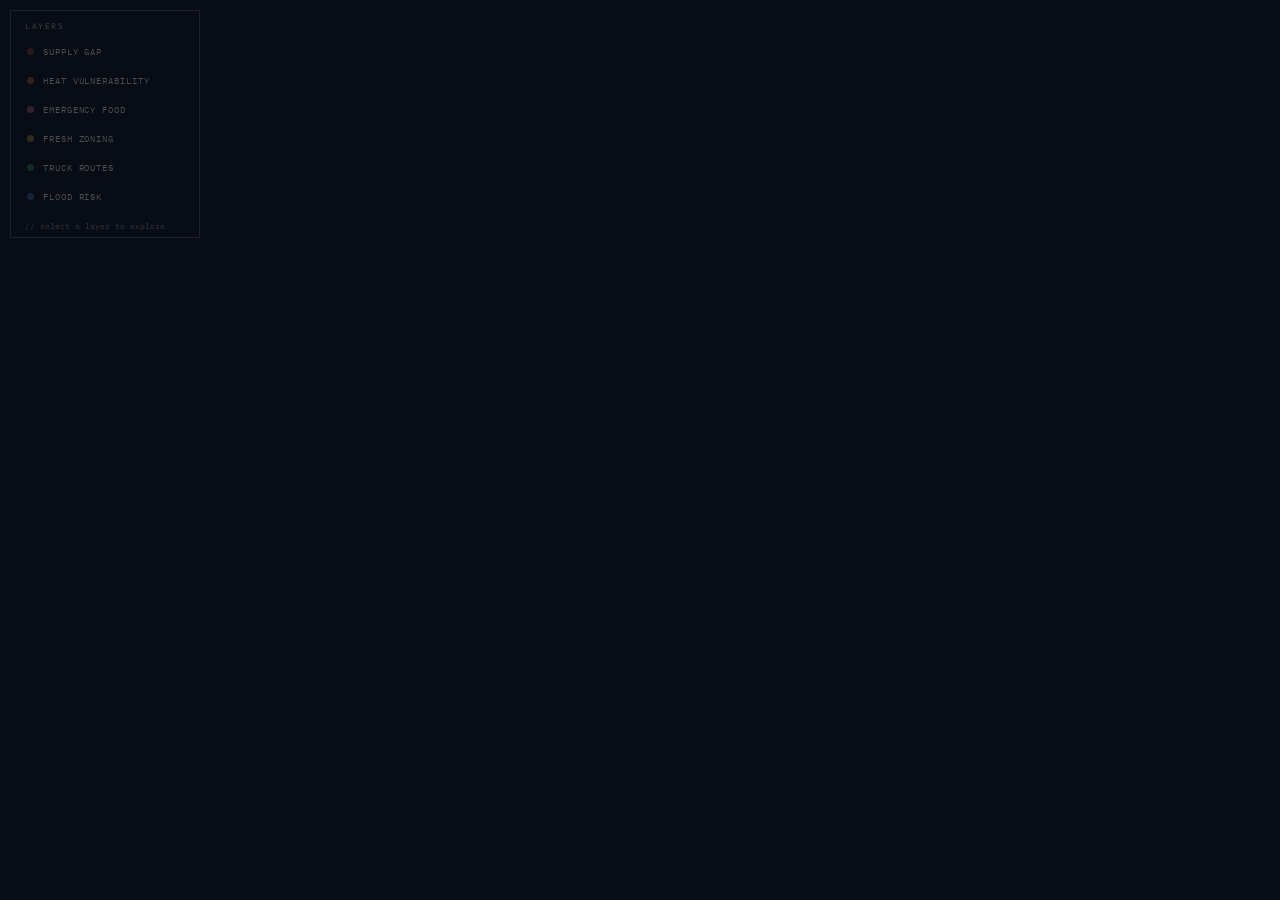
<file: map.html>
<!DOCTYPE html>
<html lang="en">
<head>
    <meta charset="UTF-8">
    <meta name="viewport" content="width=device-width, initial-scale=1.0">
    <title>NYC Food Vulnerability Map</title>
    <link href="https://api.mapbox.com/mapbox-gl-js/v3.3.0/mapbox-gl.css" rel="stylesheet">
    <script src="https://api.mapbox.com/mapbox-gl-js/v3.3.0/mapbox-gl.js"></script>
    <link href="https://fonts.googleapis.com/css2?family=IBM+Plex+Mono:wght@300;400&display=swap" rel="stylesheet">
    <style>
        * { box-sizing: border-box; margin: 0; padding: 0; }

        body {
            background: #080c14;
            overflow: hidden;
            font-family: 'IBM Plex Mono', monospace;
        }

        #map { position: absolute; inset: 0; }

        /* ── Layer toggle panel ── */
        .toggle-panel {
            position: absolute;
            top: 10px;
            left: 10px;
            z-index: 10;
            background: rgba(8,12,20,0.92);
            border: 1px solid rgba(232,228,220,0.1);
            padding: 10px 0 6px;
            min-width: 190px;
        }

        .toggle-panel-title {
            font-size: 0.5rem;
            letter-spacing: 0.2em;
            text-transform: uppercase;
            color: rgba(232,228,220,0.25);
            margin-bottom: 6px;
            padding: 0 14px;
        }

        .toggle-row {
            display: flex;
            align-items: center;
            gap: 9px;
            padding: 8px 14px;
            cursor: crosshair;
            user-select: none;
            border-left: 2px solid transparent;
            transition: border-color 0.2s, background 0.2s;
        }

        .toggle-dot {
            width: 7px;
            height: 7px;
            border-radius: 50%;
            flex-shrink: 0;
            opacity: 0.2;
            transition: opacity 0.2s;
        }

        .toggle-row.active .toggle-dot { opacity: 0; width: 0; gap: 0; }

        .toggle-label {
            font-size: 0.58rem;
            letter-spacing: 0.1em;
            text-transform: uppercase;
            color: rgba(232,228,220,0.3);
            transition: color 0.2s;
        }

        .toggle-row.active .toggle-label { color: rgba(232,228,220,0.8); }

        /* ── Tooltip ── */
        .tooltip {
            position: absolute;
            pointer-events: none;
            opacity: 0;
            transition: opacity 0.15s;
            z-index: 20;
            background: rgba(8,12,20,0.97);
            border: 1px solid rgba(232,228,220,0.1);
            padding: 8px 12px;
            max-width: 220px;
        }

        .tooltip-title {
            font-size: 0.58rem;
            letter-spacing: 0.1em;
            text-transform: uppercase;
            color: #e8e4dc;
            margin-bottom: 4px;
        }

        .tooltip-body {
            font-size: 0.56rem;
            line-height: 1.6;
            color: rgba(232,228,220,0.45);
            white-space: pre-line;
        }

        .mapboxgl-ctrl-attrib {
            font-family: 'IBM Plex Mono', monospace !important;
            font-size: 0.5rem !important;
            background: rgba(8,12,20,0.7) !important;
        }
        .mapboxgl-ctrl-logo { display: none !important; }
    </style>
</head>
<body>

<div id="map"></div>

<!-- Layer toggle panel -->
<div class="toggle-panel">
    <div class="toggle-panel-title">Layers</div>
    <div class="toggle-row" data-layer="supply-gap" data-color="#c44b2b">
        <div class="toggle-dot" style="background:#c44b2b"></div>
        <span class="toggle-label">Supply Gap</span>
    </div>
    <div id="supply-gap-legend" style="display:none; padding: 4px 14px 6px 16px;">
        <div style="height:4px; background:linear-gradient(to right, rgba(8,12,20,0.2), rgba(80,20,15,0.6), rgba(150,40,25,0.85), rgba(196,75,43,1)); margin-bottom:4px;"></div>
        <div style="display:flex; justify-content:space-between; font-size:0.42rem; letter-spacing:0.08em; text-transform:uppercase; color:rgba(232,228,220,0.3);">
            <span>Smaller gap</span><span>Larger gap</span>
        </div>
    </div>
    <div class="toggle-row" data-layer="heat" data-color="#e8732a">
        <div class="toggle-dot" style="background:#e8732a"></div>
        <span class="toggle-label">Heat Vulnerability</span>
    </div>
    <div id="heat-legend" style="display:none; padding: 4px 14px 6px 16px;">
        <div style="height:4px; background:linear-gradient(to right, #1a1a2e, #a0561a, #e8732a); margin-bottom:4px;"></div>
        <div style="display:flex; justify-content:space-between; font-size:0.42rem; letter-spacing:0.08em; text-transform:uppercase; color:rgba(232,228,220,0.3);">
            <span>Lower risk</span><span>Higher risk</span>
        </div>
    </div>
    <div class="toggle-row" data-layer="food-sites" data-color="#e879a0">
        <div class="toggle-dot" style="background:#e879a0"></div>
        <span class="toggle-label">Emergency Food</span>
    </div>
    <div id="food-sites-legend" style="display:none; padding: 4px 14px 6px 16px; gap: 5px; flex-direction:column;">
        <div style="display:flex; align-items:center; gap:7px;">
            <div style="width:7px; height:7px; border-radius:50%; background:#e879a0; flex-shrink:0;"></div>
            <span style="font-size:0.5rem; letter-spacing:0.08em; text-transform:uppercase; color:rgba(232,228,220,0.45);">Food Pantry</span>
        </div>
        <div style="display:flex; align-items:center; gap:7px;">
            <div style="width:7px; height:7px; border-radius:50%; background:#e84a6a; flex-shrink:0;"></div>
            <span style="font-size:0.5rem; letter-spacing:0.08em; text-transform:uppercase; color:rgba(232,228,220,0.45);">Food Pantry — Kosher</span>
        </div>
        <div style="display:flex; align-items:center; gap:7px;">
            <div style="width:7px; height:7px; border-radius:50%; background:#ff9944; flex-shrink:0;"></div>
            <span style="font-size:0.5rem; letter-spacing:0.08em; text-transform:uppercase; color:rgba(232,228,220,0.45);">Food Pantry — Mobile</span>
        </div>
        <div style="display:flex; align-items:center; gap:7px;">
            <div style="width:7px; height:7px; border-radius:50%; background:#9b59b6; flex-shrink:0;"></div>
            <span style="font-size:0.5rem; letter-spacing:0.08em; text-transform:uppercase; color:rgba(232,228,220,0.45);">Soup Kitchen</span>
        </div>
    </div>
    <div class="toggle-row" data-layer="fresh" data-color="#c8a84b">
        <div class="toggle-dot" style="background:#c8a84b"></div>
        <span class="toggle-label">FRESH Zoning</span>
    </div>
    <div id="fresh-legend" style="display:none; padding: 4px 14px 6px 16px; gap: 5px; flex-direction:column;">
        <div style="display:flex; align-items:center; gap:7px;">
            <div style="width:18px; height:8px; background:#c8a84b; flex-shrink:0; opacity:0.65;"></div>
            <span style="font-size:0.5rem; letter-spacing:0.08em; text-transform:uppercase; color:rgba(232,228,220,0.45);">Zoning</span>
        </div>
        <div style="display:flex; align-items:center; gap:7px;">
            <div style="width:18px; height:8px; background:#4bc8a8; flex-shrink:0; opacity:0.65;"></div>
            <span style="font-size:0.5rem; letter-spacing:0.08em; text-transform:uppercase; color:rgba(232,228,220,0.45);">Tax Incentives</span>
        </div>
        <div style="display:flex; align-items:center; gap:7px;">
            <div style="width:18px; height:8px; background:#c84b8a; flex-shrink:0; opacity:0.65;"></div>
            <span style="font-size:0.5rem; letter-spacing:0.08em; text-transform:uppercase; color:rgba(232,228,220,0.45);">Zoning + Tax</span>
        </div>
    </div>
    <div class="toggle-row" data-layer="trucks" data-color="#48b06e">
        <div class="toggle-dot" style="background:#48b06e"></div>
        <span class="toggle-label">Truck Routes</span>
    </div>
    <div id="trucks-legend" style="display:none; padding: 4px 14px 6px 16px; gap: 5px; flex-direction:column;">
        <div style="display:flex; align-items:center; gap:7px;">
            <div style="width:18px; height:2px; background:#48b06e; flex-shrink:0;"></div>
            <span style="font-size:0.5rem; letter-spacing:0.08em; text-transform:uppercase; color:rgba(232,228,220,0.45);">Through</span>
        </div>
        <div style="display:flex; align-items:center; gap:7px;">
            <div style="width:18px; height:2px; background:#e8c84a; flex-shrink:0;"></div>
            <span style="font-size:0.5rem; letter-spacing:0.08em; text-transform:uppercase; color:rgba(232,228,220,0.45);">Local</span>
        </div>
        <div style="display:flex; align-items:center; gap:7px;">
            <div style="width:18px; height:2px; background:#e8732a; flex-shrink:0;"></div>
            <span style="font-size:0.5rem; letter-spacing:0.08em; text-transform:uppercase; color:rgba(232,228,220,0.45);">Limited Local</span>
        </div>
    </div>
    <div class="toggle-row" data-layer="flood" data-color="#4a7fc1">
        <div class="toggle-dot" style="background:#4a7fc1"></div>
        <span class="toggle-label">Flood Risk</span>
    </div>
    <div id="flood-legend" style="display:none; padding: 4px 14px 6px 16px; gap: 5px; flex-direction:column;">
        <div style="display:flex; align-items:center; gap:7px;">
            <div style="width:18px; height:8px; background:#4a7fc1; flex-shrink:0; opacity:0.8;"></div>
            <span style="font-size:0.5rem; letter-spacing:0.08em; text-transform:uppercase; color:rgba(232,228,220,0.45);">Nuisance Flooding</span>
        </div>
        <div style="display:flex; align-items:center; gap:7px;">
            <div style="width:18px; height:8px; background:#0d2152; flex-shrink:0; opacity:0.9;"></div>
            <span style="font-size:0.5rem; letter-spacing:0.08em; text-transform:uppercase; color:rgba(232,228,220,0.45);">Deep & Contiguous</span>
        </div>
    </div>
    <div style="padding: 0 14px; margin-top: 10px; font-size: 0.5rem; color: rgba(232,228,220,0.2); font-family: 'IBM Plex Mono', monospace;">// select a layer to explore</div>
</div>

<!-- Hover tooltip -->
<div class="tooltip" id="tooltip">
    <div class="tooltip-title" id="tooltip-title"></div>
    <div class="tooltip-body"  id="tooltip-body"></div>
</div>

<script>
mapboxgl.accessToken = 'pk.eyJ1Ijoic3VubmlodSIsImEiOiJjbWxwZmh6NDAxY200M2dvb2VlMzZ2aTM4In0.Xq6Z1l7EMA4II91mAAhyTw';

// ── Layer state ───────────────────────────────────────────────────
const state = {
    'supply-gap': true,
    'heat':       false,
    'food-sites': false,
    'fresh':      false,
    'trucks':     false,
    'flood':      false,
};

const LAYER_IDS = {
    'supply-gap': ['supply-gap-fill'],
    'heat':       ['heat-fill'],
    'food-sites': ['food-sites-circle'],
    'fresh':      ['fresh-fill'],
    'trucks':     ['trucks-line'],
    'flood':      ['flood-fill'],
};

// ── Tooltip formatters ─────────────────────────────────────────────
const ZIP_NEIGHBORHOOD = {"10001":"Chelsea-Hudson Yards","10002":"Lower East Side","10003":"East Village","10026":"Harlem (South)","10004":"Financial District-Battery Park City","10005":"Financial District-Battery Park City","10006":"Financial District-Battery Park City","10007":"Tribeca-Civic Center","10009":"East Village","10010":"Gramercy","10011":"Chelsea-Hudson Yards","10012":"SoHo-Little Italy-Hudson Square","10013":"Tribeca-Civic Center","10014":"West Village","10016":"Murray Hill-Kips Bay","10017":"East Midtown-Turtle Bay","10018":"Hell's Kitchen","10030":"Harlem (North)","10019":"Hell's Kitchen","10021":"Upper East Side-Lenox Hill-Roosevelt Island","10022":"East Midtown-Turtle Bay","10023":"Upper West Side-Lincoln Square","10024":"Upper West Side (Central)","10025":"Upper West Side-Manhattan Valley","10027":"Morningside Heights","10028":"Upper East Side-Yorkville","10029":"East Harlem (South)","10031":"Hamilton Heights-Sugar Hill","10032":"Washington Heights (South)","10033":"Washington Heights (North)","10034":"Inwood","10037":"East Harlem (North)","10035":"East Harlem (North)","10036":"Hell's Kitchen","10038":"Financial District-Battery Park City","10040":"Washington Heights (North)","11104":"Sunnyside","11105":"Astoria (North)-Ditmars-Steinway","10039":"Harlem (North)","10128":"Upper East Side-Yorkville","10044":"Upper East Side-Lenox Hill-Roosevelt Island","10065":"Upper East Side-Lenox Hill-Roosevelt Island","10069":"Upper West Side-Lincoln Square","10075":"Upper East Side-Lenox Hill-Roosevelt Island","10280":"Financial District-Battery Park City","10282":"Financial District-Battery Park City","10301":"West New Brighton-Silver Lake-Grymes Hill","11106":"Queensbridge-Ravenswood-Dutch Kills","10302":"Port Richmond","10303":"Mariner's Harbor-Arlington-Graniteville","10304":"Todt Hill-Emerson Hill-Lighthouse Hill-Manor Heights","10451":"Concourse-Concourse Village","10305":"Grasmere-Arrochar-South Beach-Dongan Hills","10306":"Oakwood-Richmondtown","10307":"Tottenville-Charleston","10308":"Great Kills-Eltingville","10309":"Annadale-Huguenot-Prince's Bay-Woodrow","10310":"West New Brighton-Silver Lake-Grymes Hill","10312":"Annadale-Huguenot-Prince's Bay-Woodrow","10314":"New Springville-Willowbrook-Bulls Head-Travis","10456":"Morrisania","10452":"Highbridge","10453":"University Heights (South)-Morris Heights","10454":"Mott Haven-Port Morris","10455":"Melrose","10457":"Tremont","10458":"Belmont","10459":"Longwood","10460":"West Farms","10461":"Hutchinson Metro Center","11004":"Glen Oaks-Floral Park-New Hyde Park","11101":"Long Island City-Hunters Point","10462":"Pelham Parkway-Van Nest","10463":"Kingsbridge-Marble Hill","10464":"Pelham Bay Park","10465":"Throgs Neck-Schuylerville","10466":"Eastchester-Edenwald-Baychester","10467":"Woodlawn Cemetery","10468":"Kingsbridge Heights-Van Cortlandt Village","10469":"Pelham Gardens","10470":"Woodlawn Cemetery","11102":"Old Astoria-Hallets Point","11109":"Long Island City-Hunters Point","10471":"Riverdale-Spuyten Duyvil","10472":"Soundview-Bruckner-Bronx River","10473":"Soundview-Clason Point","10474":"Hunts Point","11103":"Astoria (East)-Woodside (North)","10475":"Co-op City","11201":"Downtown Brooklyn-DUMBO-Boerum Hill","11203":"East Flatbush-Rugby","11204":"Mapleton-Midwood (West)","11205":"Clinton Hill","11206":"East Williamsburg","11207":"East New York (North)","11209":"Bay Ridge","11208":"East New York-City Line","11210":"Flatlands","11211":"Williamsburg","11212":"Brownsville","11213":"Crown Heights (North)","11218":"Kensington","11214":"Gravesend (West)","11215":"Windsor Terrace-South Slope","11216":"Bedford-Stuyvesant (West)","11217":"Park Slope","11219":"Borough Park","11220":"Sunset Park (West)","11221":"Bedford-Stuyvesant (East)","11222":"Greenpoint","11223":"Gravesend (West)","11224":"Coney Island-Sea Gate","11225":"Prospect Lefferts Gardens-Wingate","11226":"Flatbush","11228":"Dyker Heights","11230":"Mapleton-Midwood (West)","11415":"Kew Gardens","11229":"Madison","11231":"Carroll Gardens-Cobble Hill-Gowanus-Red Hook","11358":"Murray Hill-Broadway Flushing","11232":"Sunset Park (West)","11233":"Ocean Hill","11234":"Marine Park-Mill Basin-Bergen Beach","11235":"Sheepshead Bay-Manhattan Beach-Gerritsen Beach","11236":"Canarsie","11237":"Bushwick (West)","11238":"Prospect Heights","11239":"Spring Creek-Starrett City","11354":"Flushing-Willets Point","11355":"East Flushing","11356":"College Point","11357":"Whitestone-Beechhurst","11360":"Bay Terrace-Clearview","11372":"Jackson Heights","11361":"Bayside","11362":"Douglaston-Little Neck","11416":"Ozone Park (North)","11363":"Douglaston-Little Neck","11364":"Oakland Gardens-Hollis Hills","11373":"Elmhurst","11365":"Auburndale","11366":"Fresh Meadows-Utopia","11367":"Kew Gardens Hills","11374":"Rego Park","11368":"Corona","11417":"Ozone Park","11369":"East Elmhurst","11370":"LaGuardia Airport","11375":"Forest Hills","11379":"Middle Village","11377":"Woodside","11378":"Maspeth","11421":"Woodhaven","11422":"Rosedale","11385":"Glendale","11411":"Cambria Heights","11412":"St. Albans","11413":"Laurelton","11414":"Howard Beach-Lindenwood","11420":"South Ozone Park","11418":"Richmond Hill","11419":"South Richmond Hill","11423":"Hollis","11426":"Bellerose","11427":"Bellerose","11428":"Queens Village","11436":"Baisley Park","11691":"Far Rockaway-Bayswater","11692":"Rockaway Beach-Arverne-Edgemere","11693":"Jamaica Bay (East)","11429":"Queens Village","11432":"Jamaica Hills-Briarwood","11433":"South Jamaica","11434":"John F. Kennedy International Airport","11435":"Jamaica","11694":"Breezy Point-Belle Harbor-Rockaway Park-Broad Channel","11697":"Jacob Riis Park-Fort Tilden-Breezy Point Tip"};

const HOVER = {
    'supply-gap-fill': p => {
        const lbs    = parseFloat((p.supply_gap_lbs || '').replace(/,/g, ''));
        const tons   = isFinite(lbs) ? Math.round(lbs / 2000).toLocaleString() : null;
        const pctRaw = parseFloat((p.food_insecure_percentage || '').replace('%', ''));
        const ratio  = isFinite(pctRaw) && pctRaw > 0 ? Math.round(100 / pctRaw) : null;
        const parts  = [];
        if (ratio) parts.push(`1 in ${ratio} residents faces food insecurity`);
        if (tons)  parts.push(`~${tons} tons of food unmet per year`);
        return { title: p.nta_name || 'NTA', body: parts.join('\n') || '—' };
    },
    'heat-fill': p => ({
        title: ZIP_NEIGHBORHOOD[p.zip] || `ZIP ${p.zip}`,
        body:  `Heat Vulnerability Index: ${p.hvi} / 5`,
    }),
    'food-sites-circle': p => {
        const typeLabels = {
            'FP':   'Food Pantry',
            'FPH':  'Food Pantry — Home Delivery',
            'FPHA': 'Food Pantry — Home Delivery (Appt.)',
            'FPK':  'Food Pantry — Kosher',
            'FPM':  'Food Pantry — Mobile',
            'FPV':  'Food Pantry — Various Locations',
            'SK':   'Soup Kitchen',
            'SKK':  'Soup Kitchen — Kosher',
            'SKM':  'Soup Kitchen — Mobile',
        };
        return {
            title: p.org_name || 'Food Site',
            body:  [typeLabels[p.type] || p.type, p.days, p.hours].filter(Boolean).join('\n'),
        };
    },
    'fresh-fill':        p => ({
        title: 'FRESH Zone',
        body:  p.name || '—',
    }),
    'trucks-line':       p => ({
        title: p.street || 'Truck Route',
        body:  [p.routetype, p.boroname].filter(Boolean).join('\n'),
    }),
    'flood-fill': p => {
        const labels = {
            1: { name: 'Nuisance Flooding',           desc: 'Shallow street-level pooling, low structural risk' },
            2: { name: 'Deep & Contiguous Flooding',  desc: 'Exceeds 4 inches — water enters buildings' },
        };
        const cat = labels[p.Flooding_Category] || { name: 'Flood Zone', desc: '—' };
        return { title: cat.name, body: cat.desc };
    },
};

// ── Map init ───────────────────────────────────────────────────────
const map = new mapboxgl.Map({
    container: 'map',
    style:     'mapbox://styles/mapbox/dark-v11',
    bounds:    [[-74.25, 40.48], [-73.68, 40.92]],
    fitBoundsOptions: { padding: 30 },
});


map.on('load', async () => {

    const FILES = {
        'supply-gap': 'data/nta_supply_gap_2024.geojson',
        'heat':       'data/Heat_Vulnerability_Index_Rankings_20260216.geojson',
        'food-sites': 'data/cfc_food_sites.geojson',
        'fresh':      'data/nyc-fresh-zoining.geojson',
        'trucks':     'data/nyc-truck-routes-2026.geojson',
        'flood':      'data/stormwater-flood.geojson',
    };

    await Promise.all(
        Object.entries(FILES).map(async ([key, path]) => {
            const res  = await fetch(path);
            const data = await res.json();
            map.addSource(key, { type: 'geojson', data });
        })
    );

    // Supply Gap — choropleth fill (log_gap range 4.118–6.631)
    map.addLayer({
        id:     'supply-gap-fill',
        type:   'fill',
        source: 'supply-gap',
        paint:  {
            'fill-color': [
                'interpolate', ['linear'], ['get', 'log_gap'],
                4.118, 'rgba(8,12,20,0)',
                4.872, 'rgba(80,20,15,0.4)',
                5.626, 'rgba(150,40,25,0.7)',
                6.631, 'rgba(196,75,43,0.95)',
            ],
            'fill-opacity': 1,
        },
        layout: { visibility: 'none' },
    });

    // Heat Vulnerability — fill (hvi 1–5)
    map.addLayer({
        id:     'heat-fill',
        type:   'fill',
        source: 'heat',
        paint:  {
            'fill-color': [
                'interpolate', ['linear'], ['get', 'hvi'],
                1, '#1a1a2e',
                3, '#a0561a',
                5, '#e8732a',
            ],
            'fill-opacity': 0.7,
        },
        layout: { visibility: 'none' },
    });

    // Emergency Food — circles, colored by type group
    map.addLayer({
        id:     'food-sites-circle',
        type:   'circle',
        source: 'food-sites',
        paint:  {
            'circle-color': [
                'match', ['get', 'type'],
                'FP',   '#e879a0',
                'FPH',  '#e879a0',
                'FPHA', '#e879a0',
                'FPV',  '#e879a0',
                'FPK',  '#e84a6a',
                'FPM',  '#ff9944',
                'SK',   '#9b59b6',
                'SKK',  '#9b59b6',
                'SKM',  '#9b59b6',
                '#888'
            ],
            'circle-radius':       5,
            'circle-opacity':      0.85,
            'circle-stroke-color': 'rgba(232,228,220,0.15)',
            'circle-stroke-width': 1,
        },
        layout: { visibility: 'none' },
    });

    // FRESH Zoning — fill, colored by incentive type
    map.addLayer({
        id:     'fresh-fill',
        type:   'fill',
        source: 'fresh',
        paint:  {
            'fill-color': [
                'match', ['get', 'name'],
                'Zoning incentives',                          '#c8a84b',
                'Discretionary tax incentives',               '#4bc8a8',
                'Zoning and discretionary tax incentives',    '#c84b8a',
                '#888'
            ],
            'fill-opacity': 0.65,
        },
        layout: { visibility: 'none' },
    });

    // Truck Routes — line, colored by routetype
    map.addLayer({
        id:     'trucks-line',
        type:   'line',
        source: 'trucks',
        paint:  {
            'line-color': [
                'match', ['get', 'routetype'],
                'Through',       '#48b06e',
                'Local',         '#e8c84a',
                'Limited Local', '#e8732a',
                '#888'
            ],
            'line-width':   1.5,
            'line-opacity': 0.75,
        },
        layout: { visibility: 'none' },
    });

    // Flood Risk — fill
    map.addLayer({
        id:     'flood-fill',
        type:   'fill',
        source: 'flood',
        paint:  {
            'fill-color': [
                'match', ['get', 'Flooding_Category'],
                1, '#4a7fc1',
                2, '#0d2152',
                '#2a4a8a'
            ],
            'fill-opacity': 0.6,
        },
        layout: { visibility: 'none' },
    });

    // ── Hover tooltips ─────────────────────────────────────────────
    const tooltip      = document.getElementById('tooltip');
    const tooltipTitle = document.getElementById('tooltip-title');
    const tooltipBody  = document.getElementById('tooltip-body');
    const mapEl        = document.getElementById('map');

    Object.entries(HOVER).forEach(([layerId, fmt]) => {
        map.on('mousemove', layerId, e => {
            if (!e.features.length) return;
            const { title, body } = fmt(e.features[0].properties);
            tooltipTitle.textContent = title;
            tooltipBody.textContent  = body;
            tooltip.style.opacity    = '1';

            const rect = mapEl.getBoundingClientRect();
            const x    = e.originalEvent.clientX - rect.left + 14;
            const y    = e.originalEvent.clientY - rect.top  - 48;
            tooltip.style.left = Math.min(x, rect.width - 240) + 'px';
            tooltip.style.top  = Math.max(y, 6)                + 'px';
            map.getCanvas().style.cursor = 'crosshair';
        });

        map.on('mouseleave', layerId, () => {
            tooltip.style.opacity = '0';
            map.getCanvas().style.cursor = '';
        });
    });

    // apply default on state
    setLayer('supply-gap', true);
    syncTogglePanel();
});

// ── Layer helpers ──────────────────────────────────────────────────
function setLayer(key, on) {
    state[key] = on;
    (LAYER_IDS[key] || []).forEach(id => {
        if (map.getLayer(id)) {
            map.setLayoutProperty(id, 'visibility', on ? 'visible' : 'none');
        }
    });
}

function syncTogglePanel() {
    document.querySelectorAll('.toggle-row').forEach(row => {
        const on    = !!state[row.dataset.layer];
        const color = row.dataset.color;
        row.classList.toggle('active', on);
        row.style.borderLeftColor = on ? color : 'transparent';
    });
    document.getElementById('supply-gap-legend').style.display = state['supply-gap'] ? 'block' : 'none';
    document.getElementById('heat-legend').style.display       = state['heat']       ? 'block' : 'none';
    document.getElementById('trucks-legend').style.display     = state['trucks']     ? 'flex'  : 'none';
    document.getElementById('food-sites-legend').style.display = state['food-sites'] ? 'flex'  : 'none';
    document.getElementById('fresh-legend').style.display      = state['fresh']      ? 'flex'  : 'none';
    document.getElementById('flood-legend').style.display      = state['flood']      ? 'flex'  : 'none';
}

// ── Toggle panel clicks ────────────────────────────────────────────
document.querySelectorAll('.toggle-row').forEach(row => {
    row.addEventListener('click', () => {
        setLayer(row.dataset.layer, !state[row.dataset.layer]);
        syncTogglePanel();
    });
});
</script>
</body>
</html>
</file>
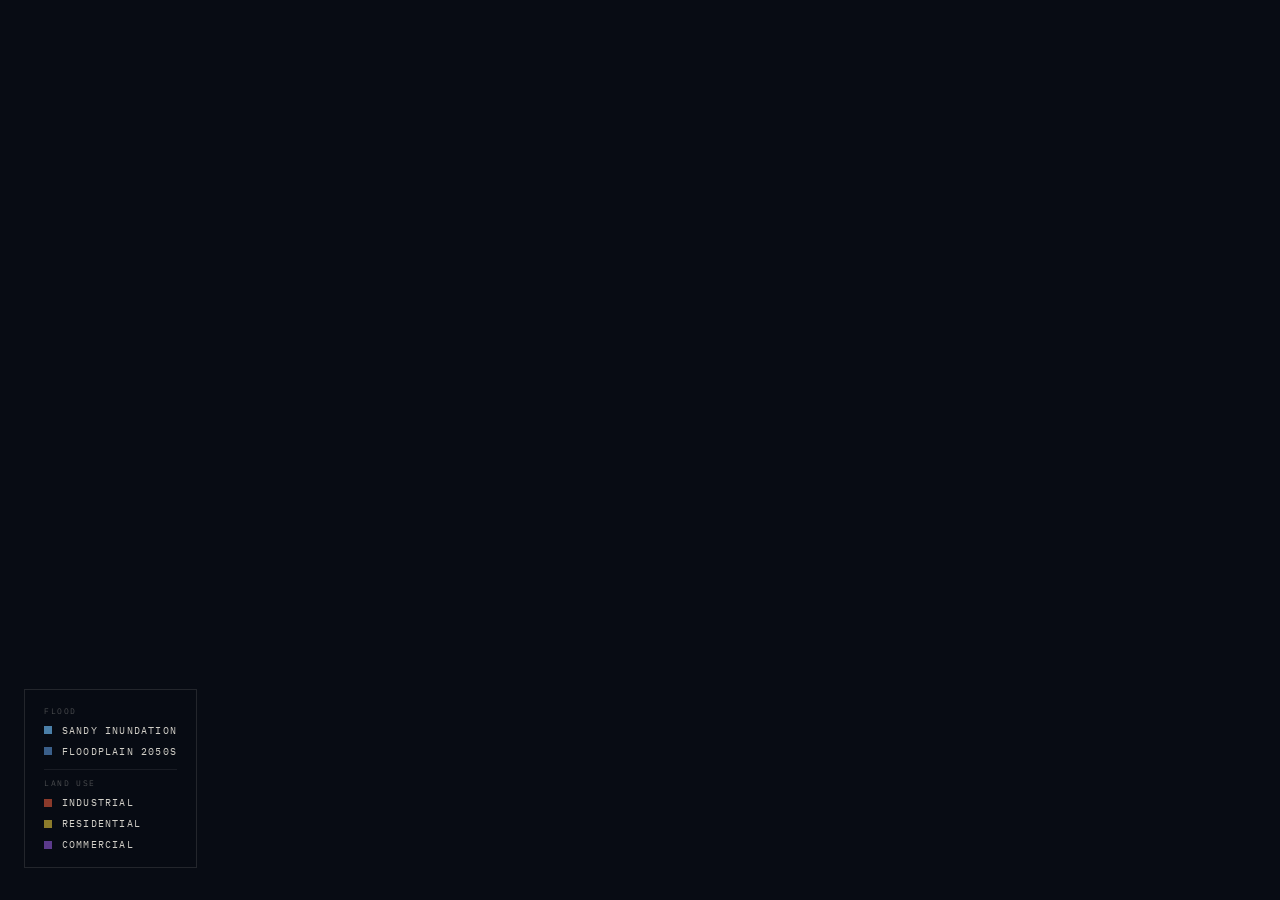
<file: red-hook-map.html>
<!DOCTYPE html>
<html lang="en">
<head>
  <meta charset="UTF-8">
  <meta name="viewport" content="width=device-width, initial-scale=1.0">
  <link href="https://fonts.googleapis.com/css2?family=IBM+Plex+Mono:wght@300;400&display=swap" rel="stylesheet">
  <link href="https://api.mapbox.com/mapbox-gl-js/v3.3.0/mapbox-gl.css" rel="stylesheet">
  <script src="https://api.mapbox.com/mapbox-gl-js/v3.3.0/mapbox-gl.js"></script>
  <style>
    html, body {
      margin: 0;
      padding: 0;
      background: #080c14;
      width: 100%;
      height: 100%;
      overflow: hidden;
    }
    #map { width: 100%; height: 100%; }

    /* ── Toggle controls ─────────────────────────────── */
    #controls {
      position: fixed;
      bottom: 2rem;
      left: 1.5rem;
      background: rgba(8,12,20,0.92);
      border: 1px solid rgba(232,228,220,0.12);
      padding: 1rem 1.2rem;
      z-index: 10;
    }
    .group-label {
      font-family: 'IBM Plex Mono', monospace;
      font-size: 8px;
      letter-spacing: 0.18em;
      text-transform: uppercase;
      color: rgba(232,228,220,0.3);
      margin-bottom: 0.5rem;
    }
    .group-sep {
      border-top: 1px solid rgba(232,228,220,0.08);
      margin: 0.7rem 0 0.5rem;
    }
    .toggle-row {
      display: flex;
      align-items: center;
      gap: 0.6rem;
      cursor: crosshair;
      margin-bottom: 0.5rem;
      font-family: 'IBM Plex Mono', monospace;
      font-size: 10px;
      letter-spacing: 0.12em;
      text-transform: uppercase;
      color: rgba(232,228,220,0.9);
      user-select: none;
      transition: color 0.2s;
    }
    .toggle-row:last-child { margin-bottom: 0; }
    .toggle-row.inactive   { color: rgba(232,228,220,0.3); }
    .sq {
      width: 8px;
      height: 8px;
      flex-shrink: 0;
      transition: opacity 0.2s;
    }
    .toggle-row.inactive .sq { opacity: 0.2; }

    /* ── Tooltip ─────────────────────────────────────── */
    #tooltip {
      position: fixed;
      pointer-events: none;
      font-family: 'IBM Plex Mono', monospace;
      background: rgba(8,12,20,0.97);
      border: 1px solid rgba(232,228,220,0.1);
      padding: 8px 12px;
      z-index: 30;
      max-width: 220px;
      opacity: 0;
      transition: opacity 0.15s;
    }
    .tip-title {
      font-size: 0.58rem;
      letter-spacing: 0.1em;
      text-transform: uppercase;
      color: #e8e4dc;
      margin-bottom: 4px;
    }
    .tip-body {
      font-size: 0.56rem;
      line-height: 1.6;
      color: rgba(232,228,220,0.45);
    }

  </style>
</head>
<body>

  <div id="map"></div>
  <div id="tooltip">
    <div class="tip-title" id="tip-title"></div>
    <div class="tip-body"  id="tip-body"></div>
  </div>

  <div id="controls">
    <div class="group-label">Flood</div>
    <div class="toggle-row" data-key="sandy">
      <div class="sq" style="background:#4A7FA8;"></div>Sandy Inundation
    </div>
    <div class="toggle-row" data-key="flood">
      <div class="sq" style="background:#3A5F8A;"></div>Floodplain 2050s
    </div>
    <div class="group-sep"></div>
    <div class="group-label">Land Use</div>
    <div class="toggle-row" data-key="industrial">
      <div class="sq" style="background:#8B3A2B;"></div>Industrial
    </div>
    <div class="toggle-row" data-key="residential">
      <div class="sq" style="background:#8B7B2B;"></div>Residential
    </div>
    <div class="toggle-row" data-key="commercial">
      <div class="sq" style="background:#5B3A8B;"></div>Commercial
    </div>
  </div>

  <script>
    mapboxgl.accessToken = 'pk.eyJ1Ijoic3VubmlodSIsImEiOiJjbWxwZmh6NDAxY200M2dvb2VlMzZ2aTM4In0.Xq6Z1l7EMA4II91mAAhyTw';

    const map = new mapboxgl.Map({
      container: 'map',
      style:     'mapbox://styles/mapbox/dark-v11',
      center:    [-74.0030, 40.6791],
      zoom:      13
    });

    // ── Layer state ───────────────────────────────────────────────
    const state = {
      sandy: true, flood: true,
      industrial: true, residential: true, commercial: true
    };

    const LAYER = {
      sandy:       'sandy-layer',
      flood:       'flood-layer',
      industrial:  'lu-industrial',
      residential: 'lu-residential',
      commercial:  'lu-commercial'
    };

    // NYC PLUTO land use codes (zero-padded two-digit strings)
    const CAT_FIELD = 'LandUse';
    const CODES = {
      industrial:  ['06', '07'],
      residential: ['01', '02', '03', '04'],
      commercial:  ['05']
    };

    function filterExpr(field, codes) {
      return ['match', ['get', field], codes, true, false];
    }

    // ── Load + build layers ───────────────────────────────────────
    map.on('load', () => {
      Promise.all([
        fetch('data/red%20hook-landuse.geojson').then(r => r.json()),
        fetch('data/nyc-sand%20inundation.geojson').then(r => r.json()),
        fetch('data/future%20floodplan.geojson').then(r => r.json())
      ]).then(([landuse, sandy, flood]) => {

        // Sources
        map.addSource('flood-src',   { type: 'geojson', data: flood   });
        map.addSource('sandy-src',   { type: 'geojson', data: sandy   });
        map.addSource('lu-src',      { type: 'geojson', data: landuse });

        // 1. Floodplain 2050s — bottom
        map.addLayer({
          id: LAYER.flood, type: 'fill', source: 'flood-src',
          paint: {
            'fill-color':         '#3A5F8A',
            'fill-opacity':        0.35,
            'fill-outline-color': 'rgba(58,95,138,0.6)'
          }
        });

        // 2. Sandy Inundation — middle
        map.addLayer({
          id: LAYER.sandy, type: 'fill', source: 'sandy-src',
          paint: {
            'fill-color':         '#4A7FA8',
            'fill-opacity':        0.5,
            'fill-outline-color': 'rgba(74,127,168,0.7)'
          }
        });

        // 3–5. Land Use — top (three filterable sub-layers)
        map.addLayer({
          id: LAYER.industrial, type: 'fill', source: 'lu-src',
          filter: filterExpr(CAT_FIELD, CODES.industrial),
          paint: { 'fill-color': '#8B3A2B', 'fill-opacity': 0.65 }
        });

        map.addLayer({
          id: LAYER.residential, type: 'fill', source: 'lu-src',
          filter: filterExpr(CAT_FIELD, CODES.residential),
          paint: { 'fill-color': '#8B7B2B', 'fill-opacity': 0.65 }
        });

        map.addLayer({
          id: LAYER.commercial, type: 'fill', source: 'lu-src',
          filter: filterExpr(CAT_FIELD, CODES.commercial),
          paint: { 'fill-color': '#5B3A8B', 'fill-opacity': 0.65 }
        });

        initToggles();
        initTooltip();

      }).catch(err => console.error('[red-hook-map]', err));
    });

    // ── Toggles ───────────────────────────────────────────────────
    function initToggles() {
      document.querySelectorAll('.toggle-row').forEach(row => {
        row.addEventListener('click', () => {
          const key = row.dataset.key;
          state[key] = !state[key];
          map.setLayoutProperty(LAYER[key], 'visibility',
            state[key] ? 'visible' : 'none');
          row.classList.toggle('inactive', !state[key]);
        });
      });
    }

    // ── Tooltip ───────────────────────────────────────────────────
    const tooltip  = document.getElementById('tooltip');
    const tipTitle = document.getElementById('tip-title');
    const tipBody  = document.getElementById('tip-body');

    function initTooltip() {
      map.on('mousemove', e => {
        const pt   = e.point;
        const indF = state.industrial  ? map.queryRenderedFeatures(pt, { layers: [LAYER.industrial]  }) : [];
        const resF = state.residential ? map.queryRenderedFeatures(pt, { layers: [LAYER.residential] }) : [];
        const comF = state.commercial  ? map.queryRenderedFeatures(pt, { layers: [LAYER.commercial]  }) : [];
        const sndF = state.sandy       ? map.queryRenderedFeatures(pt, { layers: [LAYER.sandy]       }) : [];
        const fldF = state.flood       ? map.queryRenderedFeatures(pt, { layers: [LAYER.flood]       }) : [];

        if (!indF.length && !resF.length && !comF.length && !sndF.length && !fldF.length) {
          tooltip.style.opacity = '0';
          return;
        }

        // Title: land use type(s)
        const uses = [];
        if (indF.length) uses.push('Industrial');
        if (resF.length) uses.push('Residential');
        if (comF.length) uses.push('Commercial');
        tipTitle.textContent = uses.length ? uses.join(' · ') : 'Red Hook';

        // Body: flood exposure
        const flood = [];
        if (sndF.length) flood.push('Sandy inundation zone');
        if (fldF.length) flood.push('Floodplain 2050s');
        tipBody.textContent = flood.length ? flood.join('\n') : 'No flood exposure mapped';

        tooltip.style.opacity = '1';
        tooltip.style.left    = (e.originalEvent.clientX + 14) + 'px';
        tooltip.style.top     = (e.originalEvent.clientY  - 10) + 'px';
      });

      map.getCanvas().addEventListener('mouseleave', () => {
        tooltip.style.opacity = '0';
      });
    }
  </script>
</body>
</html>
</file>
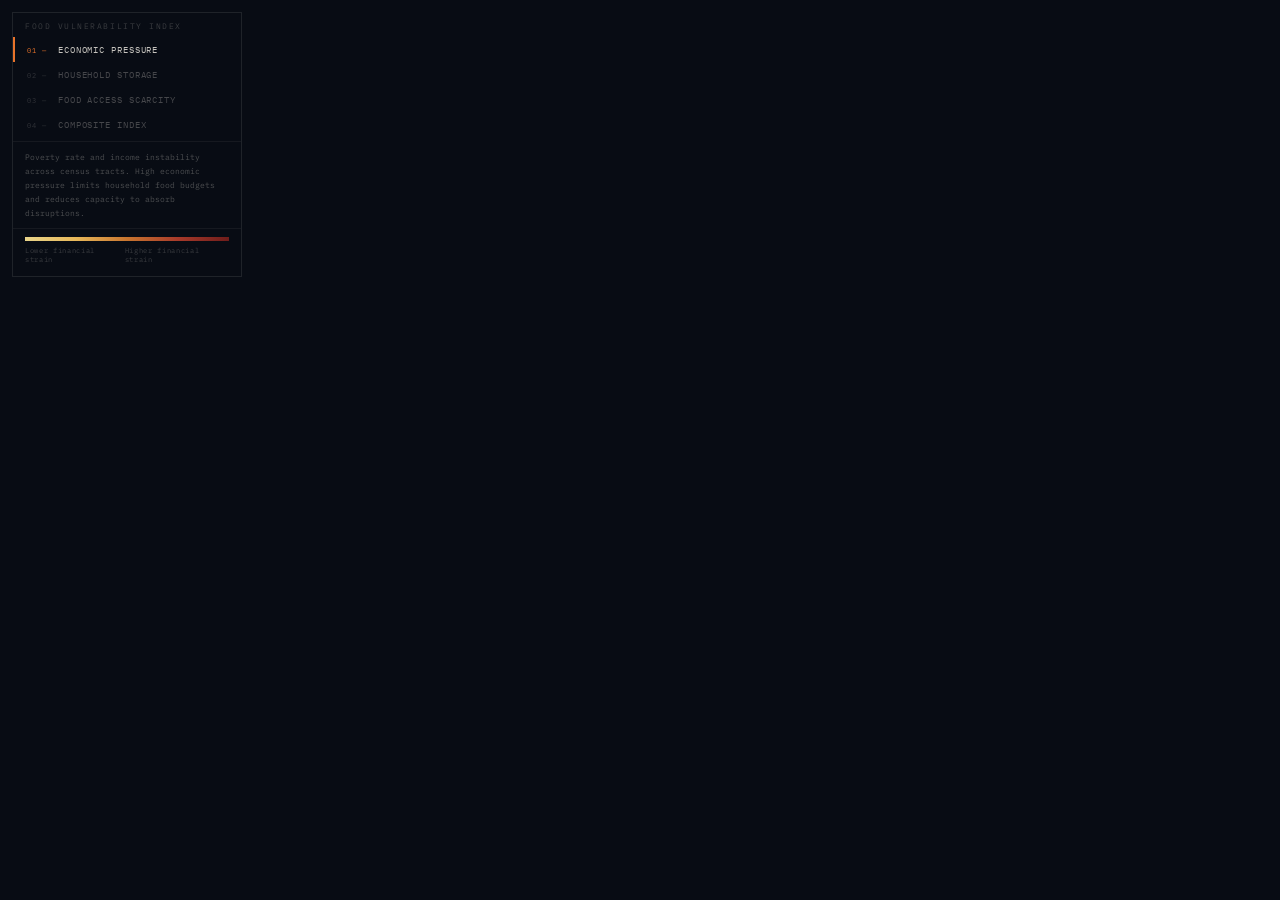
<file: spatializing_vulnerability.html>
<!DOCTYPE html>
<html lang="en">
<head>
  <meta charset="UTF-8" />
  <meta name="viewport" content="width=device-width, initial-scale=1.0" />
  <title>Spatializing Vulnerability</title>
  <link rel="preconnect" href="https://fonts.googleapis.com" />
  <link rel="preconnect" href="https://fonts.gstatic.com" crossorigin />
  <link href="https://fonts.googleapis.com/css2?family=IBM+Plex+Mono:wght@300;400;500&display=swap" rel="stylesheet" />
  <link href="https://api.mapbox.com/mapbox-gl-js/v3.3.0/mapbox-gl.css" rel="stylesheet" />
  <script src="https://api.mapbox.com/mapbox-gl-js/v3.3.0/mapbox-gl.js"></script>
  <style>
    :root {
      --bg:     #080c14;
      --text:   #e4ddd4;
      --muted:  rgba(232,228,220,0.35);
      --dim:    rgba(232,228,220,0.08);
      --accent: #e8732a;
      --mono:   'IBM Plex Mono', monospace;
    }

    *, *::before, *::after { box-sizing: border-box; margin: 0; padding: 0; }
    html, body { height: 100%; overflow: hidden; background: var(--bg); }

    #vmap { position: absolute; inset: 0; }

    /* ── Floating panel ── */
    .panel {
      position: absolute;
      top: 12px;
      left: 12px;
      z-index: 10;
      background: rgba(8,12,20,0.92);
      border: 1px solid rgba(232,228,220,0.1);
      padding: 8px 0 6px;
      min-width: 200px;
      max-width: 230px;
    }

    .panel-title {
      font-family: var(--mono);
      font-size: 0.48rem;
      letter-spacing: 0.2em;
      text-transform: uppercase;
      color: rgba(232,228,220,0.22);
      padding: 0 12px 6px;
    }

    .tab-list { display: flex; flex-direction: column; }

    .tab {
      display: flex;
      align-items: baseline;
      gap: 7px;
      padding: 7px 12px;
      font-family: var(--mono);
      font-size: 0.56rem;
      letter-spacing: 0.1em;
      text-transform: uppercase;
      color: rgba(232,228,220,0.28);
      background: none;
      border: none;
      border-left: 2px solid transparent;
      text-align: left;
      cursor: crosshair;
      transition: color 0.18s, border-color 0.18s;
      width: 100%;
    }

    .tab:hover { color: rgba(232,228,220,0.55); }

    .tab.active {
      color: rgba(232,228,220,0.85);
      border-left-color: var(--accent);
    }

    .step-num {
      font-size: 0.46rem;
      color: rgba(232,228,220,0.18);
      min-width: 24px;
      flex-shrink: 0;
      transition: color 0.18s;
    }

    .tab.active .step-num { color: var(--accent); }

    /* ── Step description ── */
    .step-desc-wrap {
      border-top: 1px solid rgba(232,228,220,0.06);
      margin-top: 4px;
      padding: 8px 12px 4px;
    }

    .step-desc {
      display: none;
      font-family: var(--mono);
      font-size: 0.5rem;
      line-height: 1.75;
      color: rgba(232,228,220,0.3);
    }

    .step-desc.active { display: block; }

    /* ── Legend ── */
    .legend-wrap {
      border-top: 1px solid rgba(232,228,220,0.06);
      margin-top: 4px;
      padding: 8px 12px 6px;
    }

    .legend-bar {
      height: 4px;
      background: linear-gradient(to right, #e8d48a, #e7b85a, #c8752f, #a73a2a, #6f1d1b);
      margin-bottom: 5px;
    }

    .legend-labels {
      display: flex;
      justify-content: space-between;
      font-family: var(--mono);
      font-size: 0.42rem;
      letter-spacing: 0.1em;
      color: rgba(232,228,220,0.22);
    }

    /* ── Map tooltip ── */
    .vmap-tip {
      position: absolute;
      display: none;
      pointer-events: none;
      z-index: 20;
      background: rgba(8,12,20,0.97);
      border: 1px solid rgba(232,228,220,0.1);
      padding: 8px 12px;
      font-family: var(--mono);
      font-size: 0.52rem;
      color: var(--text);
      max-width: 200px;
      line-height: 1.65;
    }

    .vmap-tip-name {
      color: rgba(232,228,220,0.5);
      margin-bottom: 3px;
    }

    /* ── Borough labels ── */
    .borough-label {
      font-family: 'IBM Plex Mono', monospace;
      font-size: 0.46rem;
      letter-spacing: 0.18em;
      text-transform: uppercase;
      color: rgba(232,228,220,0.28);
      pointer-events: none;
      white-space: nowrap;
    }

    /* ── Tooltip content ── */
    .tip-cat    { color: var(--text); font-size: 0.52rem; margin-bottom: 3px; }
    .tip-pct    { color: rgba(232,228,220,0.42); font-size: 0.46rem; margin-bottom: 6px; }
    .tip-sep    { border-top: 1px solid rgba(232,228,220,0.08); margin: 6px 0; }
    .tip-driven { color: rgba(232,228,220,0.28); font-size: 0.44rem; letter-spacing: 0.07em; text-transform: uppercase; margin-bottom: 3px; }
    .tip-bullet { color: rgba(232,228,220,0.55); font-size: 0.48rem; padding-left: 2px; }

    /* ── Mapbox overrides ── */
    .mapboxgl-ctrl-logo { display: none !important; }
    .mapboxgl-ctrl-attrib {
      font-family: 'IBM Plex Mono', monospace !important;
      font-size: 0.45rem !important;
      background: rgba(8,12,20,0.7) !important;
      color: rgba(232,228,220,0.2) !important;
    }
    .mapboxgl-ctrl-attrib a { color: rgba(232,228,220,0.25) !important; }
    .mapboxgl-ctrl-group {
      background: rgba(8,12,20,0.85) !important;
      border: 1px solid rgba(232,228,220,0.08) !important;
    }
    .mapboxgl-ctrl-group button { background-color: transparent !important; }
    .mapboxgl-ctrl-icon { filter: invert(0.7); }
  </style>
</head>
<body>

<div id="vmap"></div>

<!-- Floating tab panel -->
<div class="panel">
  <div class="panel-title">Food Vulnerability Index</div>
  <div class="tab-list">
    <button class="tab active" data-layer="poverty">
      <span class="step-num">01 —</span>Economic Pressure
    </button>
    <button class="tab" data-layer="storage">
      <span class="step-num">02 —</span>Household Storage
    </button>
    <button class="tab" data-layer="access">
      <span class="step-num">03 —</span>Food Access Scarcity
    </button>
    <button class="tab" data-layer="food">
      <span class="step-num">04 —</span>Composite Index
    </button>
  </div>
  <div class="step-desc-wrap">
    <div class="step-desc active" data-desc="poverty">
      Poverty rate and income instability across census tracts. High economic pressure limits household food budgets and reduces capacity to absorb disruptions.
    </div>
    <div class="step-desc" data-desc="storage">
      Overcrowding and limited physical storage reduce the ability to stockpile food. Households with less storage are more exposed to supply chain gaps.
    </div>
    <div class="step-desc" data-desc="access">
      Distance to grocery stores and density of food retail. Areas with low access depend on fewer, less redundant supply nodes.
    </div>
    <div class="step-desc" data-desc="food">
      The index combines all three conditions. Vulnerability is highest where economic pressure, storage constraints, and access scarcity overlap simultaneously.
    </div>
  </div>
  <div class="legend-wrap">
    <div class="legend-bar"></div>
    <div class="legend-labels">
      <span id="legend-lo">Lower financial strain</span>
      <span id="legend-hi">Higher financial strain</span>
    </div>
  </div>
</div>

<!-- Hover tooltip -->
<div id="vmap-tip" class="vmap-tip">
  <div id="vmap-tip-name" class="vmap-tip-name"></div>
  <div id="vmap-tip-val"></div>
</div>

<script>
  const RAMP = ['#e8d48a', '#e7b85a', '#c8752f', '#a73a2a', '#6f1d1b'];

  const LAYERS = {
    poverty: { src: 'data/high_poverty.geojson',          field: 'poverty_index', label: 'Poverty Index',       nameField: 'name',      geoIdField: 'id' },
    storage: { src: 'data/low_household_storage.geojson', field: 'storage_in',    label: 'Storage Index',       nameField: 'NAMELSAD10', geoIdField: 'GEOID10' },
    access:  { src: 'data/high_consumption.geojson',      field: 'rest_norm',     label: 'Food Access Scarcity',nameField: 'ntaname',   reverseRamp: true },
    food:    { src: 'data/food_vulnerability_clipped.geojson', field: 'food_vulne', label: 'Food Vulnerability', nameField: 'NAMELSAD10', geoIdField: 'GEOID10' },
  };

  const BOROUGHS = [
    { name: 'Manhattan',     lng: -73.9712, lat: 40.7700 },
    { name: 'Brooklyn',      lng: -73.9442, lat: 40.6390 },
    { name: 'Queens',        lng: -73.8180, lat: 40.7282 },
    { name: 'The Bronx',     lng: -73.8648, lat: 40.8500 },
    { name: 'Staten Island', lng: -74.1502, lat: 40.5795 },
  ];

  // Shared Mapbox expressions
  const hasVal  = ['has', '_t'];
  const colorExpr = ['interpolate', ['linear'], ['get', '_t'],
    0, RAMP[0], 0.25, RAMP[1], 0.5, RAMP[2], 0.75, RAMP[3], 1, RAMP[4],
  ];

  function computeT(data, field, reverseRamp) {
    const vals = data.features
      .map(f => f.properties[field])
      .filter(v => typeof v === 'number' && isFinite(v))
      .sort((a, b) => a - b);
    const n = vals.length, p20 = vals[Math.floor(n * 0.20)], p80 = vals[Math.floor(n * 0.80)];
    const range = p80 - p20 || 1;
    data.features.forEach(f => {
      const v = f.properties[field];
      if (typeof v === 'number' && isFinite(v)) {
        let t = Math.max(0, Math.min(1, (v - p20) / range));
        t = Math.pow(t, 0.9);
        f.properties._t = reverseRamp ? 1 - t : t;
      }
    });
    // Assign true percentile rank based on final _t
    const withT = data.features.filter(f => f.properties._t != null)
      .sort((a, b) => a.properties._t - b.properties._t);
    const tLen = withT.length;
    withT.forEach((f, i) => {
      f.properties._pct = tLen > 1 ? Math.round(i / (tLen - 1) * 100) : 50;
    });
  }

  function normSub(data, field) {
    const vals = data.features.map(f => f.properties[field])
      .filter(v => typeof v === 'number' && isFinite(v)).sort((a,b) => a-b);
    const n = vals.length, p20 = vals[Math.floor(n*0.20)], p80 = vals[Math.floor(n*0.80)];
    const range = p80 - p20 || 1;
    data.features.forEach(f => {
      const v = f.properties[field];
      if (typeof v === 'number' && isFinite(v))
        f.properties['_s_' + field] = Math.max(0, Math.min(1, (v - p20) / range));
    });
  }

  function category(t) {
    if (t >= 0.75) return 'Very High';
    if (t >= 0.5)  return 'High';
    if (t >= 0.25) return 'Moderate';
    return 'Low';
  }

  const DRIVERS = {
    poverty: ['income constraints', 'financial instability'],
    storage: ['household overcrowding', 'limited storage space'],
    access:  ['distance to food retail', 'low supermarket density'],
  };

  const SUB_LABELS = {
    '_s_poverty_no': 'economic pressure',
    '_s_storage_in': 'limited storage',
    '_s_crowding_n': 'overcrowding',
  };

  const NTA_LOOKUP = {"36061000100":"The Battery-Governors Island-Ellis Island-Liberty Island","36061001401":"Lower East Side","36061000201":"Chinatown-Two Bridges","36061000202":"Lower East Side","36061001402":"Lower East Side","36061000600":"Chinatown-Two Bridges","36061001200":"Lower East Side","36061001800":"Lower East Side","36061001600":"Chinatown-Two Bridges","36061003001":"Lower East Side","36061002201":"Lower East Side","36061004100":"SoHo-Little Italy-Hudson Square","36061003601":"Lower East Side","36061004300":"SoHo-Little Italy-Hudson Square","36061002202":"East Village","36061002601":"East Village","36061001002":"Lower East Side","36061002000":"East Village","36061002400":"East Village","36061003200":"East Village","36061002800":"East Village","36061002602":"East Village","36061003400":"East Village","36061004400":"Stuyvesant Town-Peter Cooper Village","36061004000":"East Village","36061003002":"East Village","36061003602":"East Village","36061005502":"Greenwich Village","36061003800":"East Village","36061004800":"Gramercy","36061004200":"East Village","36061005000":"Gramercy","36061002900":"Chinatown-Two Bridges","36061003100":"Tribeca-Civic Center","36061004700":"SoHo-Little Italy-Hudson Square","36061004500":"SoHo-Little Italy-Hudson Square","36061004900":"SoHo-Little Italy-Hudson Square","36061008700":"Chelsea-Hudson Yards","36061005800":"Midtown South-Flatiron-Union Square","36061008100":"Chelsea-Hudson Yards","36061006100":"Greenwich Village","36061005200":"Midtown South-Flatiron-Union Square","36061005600":"Midtown South-Flatiron-Union Square","36061006300":"Greenwich Village","36061005400":"Midtown South-Flatiron-Union Square","36061005501":"Greenwich Village","36061005900":"Greenwich Village","36061005700":"Greenwich Village","36061006500":"Greenwich Village","36061007600":"Midtown South-Flatiron-Union Square","36061009500":"Midtown South-Flatiron-Union Square","36061009100":"Chelsea-Hudson Yards","36061006900":"West Village","36061007100":"West Village","36061007300":"West Village","36061006700":"West Village","36061003700":"SoHo-Little Italy-Hudson Square","36061006600":"Murray Hill-Kips Bay","36061006800":"Gramercy","36061006400":"Gramercy","36061007200":"Murray Hill-Kips Bay","36061006200":"Murray Hill-Kips Bay","36061007000":"Murray Hill-Kips Bay","36061007800":"Murray Hill-Kips Bay","36061008601":"Murray Hill-Kips Bay","36061008000":"Murray Hill-Kips Bay","36061007400":"Midtown South-Flatiron-Union Square","36061007500":"West Village","36061007900":"West Village","36061007700":"West Village","36061008300":"Chelsea-Hudson Yards","36061008800":"Murray Hill-Kips Bay","36061009200":"East Midtown-Turtle Bay","36061008200":"Midtown-Times Square","36061008400":"Midtown-Times Square","36061009400":"Midtown-Times Square","36061009900":"Chelsea-Hudson Yards","36061008900":"Chelsea-Hudson Yards","36061009300":"Chelsea-Hudson Yards","36061009000":"East Midtown-Turtle Bay","36061010200":"Midtown-Times Square","36061010000":"East Midtown-Turtle Bay","36061009700":"Chelsea-Hudson Yards","36061009600":"Midtown-Times Square","36061010300":"Chelsea-Hudson Yards","36061010100":"Midtown South-Flatiron-Union Square","36061010400":"Midtown-Times Square","36061012500":"Midtown-Times Square","36061011900":"Midtown-Times Square","36061011203":"East Midtown-Turtle Bay","36061009800":"East Midtown-Turtle Bay","36061010800":"East Midtown-Turtle Bay","36061011100":"Chelsea-Hudson Yards","36061010900":"Midtown-Times Square","36061011201":"Midtown-Times Square","36061011202":"Midtown-Times Square","36061013700":"Midtown-Times Square","36061013100":"Midtown-Times Square","36061010601":"East Midtown-Turtle Bay","36061011000":"Upper East Side-Lenox Hill-Roosevelt Island","36061010602":"Upper East Side-Lenox Hill-Roosevelt Island","36061011300":"Midtown-Times Square","36061011401":"Upper East Side-Carnegie Hill","36061014300":"Central Park","36061011402":"Upper East Side-Carnegie Hill","36061011500":"Hell's Kitchen","36061012200":"Upper East Side-Carnegie Hill","36061012000":"Upper East Side-Carnegie Hill","36061012600":"Upper East Side-Lenox Hill-Roosevelt Island","36061011600":"Upper East Side-Lenox Hill-Roosevelt Island","36061011800":"Upper East Side-Lenox Hill-Roosevelt Island","36061012100":"Hell's Kitchen","36061012800":"Upper East Side-Carnegie Hill","36061012700":"Hell's Kitchen","36061012900":"Hell's Kitchen","36061011700":"Chelsea-Hudson Yards","36061013000":"Upper East Side-Carnegie Hill","36061012400":"Upper East Side-Lenox Hill-Roosevelt Island","36061013400":"Upper East Side-Lenox Hill-Roosevelt Island","36061013300":"Hell's Kitchen","36061014200":"Upper East Side-Carnegie Hill","36061013200":"Upper East Side-Lenox Hill-Roosevelt Island","36061013600":"Upper East Side-Yorkville","36061013500":"Hell's Kitchen","36061013900":"Hell's Kitchen","36061014402":"Upper East Side-Yorkville","36061014601":"Upper East Side-Yorkville","36061015001":"Upper East Side-Carnegie Hill","36061014802":"Upper East Side-Carnegie Hill","36061013800":"Upper East Side-Yorkville","36061014801":"Upper East Side-Carnegie Hill","36061014000":"Upper East Side-Carnegie Hill","36061014602":"Upper East Side-Yorkville","36061015500":"Upper West Side-Lincoln Square","36061014900":"Upper West Side-Lincoln Square","36061014500":"Upper West Side-Lincoln Square","36061015300":"Upper West Side-Lincoln Square","36061015100":"Upper West Side-Lincoln Square","36061015002":"Upper East Side-Carnegie Hill","36061015801":"Upper East Side-Carnegie Hill","36061016001":"Upper East Side-Carnegie Hill","36061014700":"Upper West Side-Lincoln Square","36061015700":"Upper West Side-Lincoln Square","36061015400":"Upper East Side-Yorkville","36061015200":"Upper East Side-Yorkville","36061015601":"Upper East Side-Yorkville","36061015900":"Upper West Side-Lincoln Square","36061016100":"Upper West Side (Central)","36061016300":"Upper West Side (Central)","36061015602":"East Harlem (South)","36061015802":"East Harlem (South)","36061016002":"East Harlem (South)","36061016600":"East Harlem (South)","36061016500":"Upper West Side (Central)","36061017000":"East Harlem (South)","36061016400":"East Harlem (South)","36061016200":"East Harlem (South)","36061016700":"Upper West Side (Central)","36061016900":"Upper West Side (Central)","36061016800":"East Harlem (South)","36061017200":"East Harlem (South)","36061017100":"Upper West Side (Central)","36061017300":"Upper West Side (Central)","36061017500":"Upper West Side (Central)","36061018000":"East Harlem (North)","36061017402":"East Harlem (South)","36061018200":"East Harlem (North)","36061017401":"East Harlem (South)","36061017700":"Upper West Side (Central)","36061018400":"East Harlem (North)","36061018600":"Harlem (South)","36061017900":"Upper West Side (Central)","36061018100":"Upper West Side (Central)","36061018800":"East Harlem (North)","36061017800":"East Harlem (North)","36061018300":"Upper West Side (Central)","36061018500":"Upper West Side-Manhattan Valley","36061019000":"Harlem (South)","36061019600":"East Harlem (North)","36061019800":"East Harlem (North)","36061021800":"Harlem (South)","36061021600":"Harlem (South)","36061018900":"Upper West Side-Manhattan Valley","36061019100":"Upper West Side-Manhattan Valley","36061018700":"Upper West Side-Manhattan Valley","36061019701":"Morningside Heights","36061019500":"Upper West Side-Manhattan Valley","36061019702":"Harlem (South)","36061019300":"Upper West Side-Manhattan Valley","36061019900":"Morningside Heights","36061019400":"East Harlem (North)","36061024200":"East Harlem (North)","36061020102":"Harlem (South)","36061020101":"Morningside Heights","36061020300":"Morningside Heights","36061020500":"Morningside Heights","36061020600":"East Harlem (North)","36061021000":"East Harlem (North)","36061020800":"Harlem (North)","36061021200":"Harlem (North)","36061020000":"Harlem (South)","36061020701":"Morningside Heights","36061021703":"Manhattanville-West Harlem","36061021900":"Manhattanville-West Harlem","36061022301":"Manhattanville-West Harlem","36061020901":"Morningside Heights","36061021500":"Harlem (North)","36061021303":"Manhattanville-West Harlem","36061022102":"Harlem (North)","36061022400":"Harlem (North)","36061022200":"Harlem (South)","36061022600":"Harlem (North)","36061025700":"Harlem (South)","36061022500":"Hamilton Heights-Sugar Hill","36061022800":"Harlem (North)","36061022700":"Hamilton Heights-Sugar Hill","36061022000":"Harlem (South)","36061023000":"Harlem (North)","36061025900":"Harlem (North)","36061022900":"Hamilton Heights-Sugar Hill","36061022302":"Manhattanville-West Harlem","36061023502":"Harlem (North)","36061023200":"Harlem (North)","36061023300":"Hamilton Heights-Sugar Hill","36061023400":"Harlem (North)","36061023501":"Hamilton Heights-Sugar Hill","36061023100":"Hamilton Heights-Sugar Hill","36061023600":"Harlem (North)","36061024302":"Harlem (North)","36061024900":"Washington Heights (South)","36061023900":"Washington Heights (South)","36061024500":"Washington Heights (South)","36061025100":"Washington Heights (South)","36061024301":"Washington Heights (South)","36061031100":"Highbridge Park","36061025300":"Washington Heights (South)","36061024700":"Washington Heights (South)","36061026300":"Washington Heights (South)","36061025500":"Washington Heights (South)","36061027500":"Washington Heights (North)","36061026500":"Washington Heights (North)","36061027100":"Washington Heights (North)","36061027300":"Washington Heights (North)","36061028100":"Washington Heights (North)","36061027900":"Washington Heights (North)","36061026900":"Washington Heights (North)","36061029500":"Inwood","36061030300":"Inwood","36061029100":"Inwood","36061029300":"Inwood","36061029900":"Inwood","36061028700":"Washington Heights (North)","36061029700":"Inwood Hill Park","36005003800":"Soundview-Clason Point","36005009800":"Castle Hill-Unionport","36005000400":"Soundview-Clason Point","36005002000":"Soundview-Clason Point","36005007400":"Castle Hill-Unionport","36005001600":"Soundview-Clason Point","36005000200":"Soundview-Clason Point","36005004200":"Soundview-Clason Point","36005001900":"Mott Haven-Port Morris","36005009300":"Hunts Point","36005000100":"Rikers Island","36005002400":"Soundview Park","36005004600":"Soundview-Clason Point","36005003900":"Mott Haven-Port Morris","36005002500":"Mott Haven-Port Morris","36005002300":"Mott Haven-Port Morris","36005005100":"Mott Haven-Port Morris","36005002701":"Mott Haven-Port Morris","36005002702":"Mott Haven-Port Morris","36005003500":"Mott Haven-Port Morris","36005003300":"Mott Haven-Port Morris","36005004300":"Mott Haven-Port Morris","36005004100":"Mott Haven-Port Morris","36005007800":"Castle Hill-Unionport","36005004001":"Castle Hill-Unionport","36005007200":"Castle Hill-Unionport","36005004400":"Soundview-Bruckner-Bronx River","36005006800":"Soundview-Bruckner-Bronx River","36005004800":"Soundview-Bruckner-Bronx River","36005007000":"Soundview-Bruckner-Bronx River","36005005001":"Soundview-Bruckner-Bronx River","36005005002":"Soundview-Bruckner-Bronx River","36005005400":"Soundview-Bruckner-Bronx River","36005006200":"Soundview-Bruckner-Bronx River","36005006400":"Soundview-Bruckner-Bronx River","36005002800":"Soundview-Bruckner-Bronx River","36005021800":"Soundview-Bruckner-Bronx River","36005007600":"Soundview-Bruckner-Bronx River","36005006500":"Melrose","36005007100":"Melrose","36005006900":"Melrose","36005005902":"Concourse-Concourse Village","36005006700":"Melrose","36005006100":"Concourse-Concourse Village","36005006300":"Concourse-Concourse Village","36005009200":"Castle Hill-Unionport","36005021602":"Parkchester","36005022200":"Parkchester","36005008400":"Castle Hill-Unionport","36005008600":"Castle Hill-Unionport","36005021601":"Soundview-Bruckner-Bronx River","36005007900":"Melrose","36005008700":"Longwood","36005007500":"Melrose","36005007300":"Melrose","36005003100":"Mott Haven-Port Morris","36005008500":"Longwood","36005008300":"Longwood","36005007700":"Melrose","36005009000":"Castle Hill-Unionport","36005008900":"Hunts Point","36005013300":"Morrisania","36005012901":"Longwood","36005015900":"Longwood","36005011502":"Hunts Point","36005011700":"Hunts Point","36005011900":"Longwood","36005012101":"Crotona Park East","36005012701":"Longwood","36005012102":"Longwood","36005012500":"Crotona Park East","36005012300":"Crotona Park East","36005015100":"Morrisania","36005015300":"Crotona Park East","36005013100":"Longwood","36005013200":"Throgs Neck-Schuylerville","36005011800":"Throgs Neck-Schuylerville","36005013800":"Throgs Neck-Schuylerville","36005015800":"Throgs Neck-Schuylerville","36005013000":"Throgs Neck-Schuylerville","36005014400":"Throgs Neck-Schuylerville","36005011000":"Ferry Point Park-St. Raymond Cemetery","36005013500":"Morrisania","36005018500":"Morrisania","36005015200":"Throgs Neck-Schuylerville","36005014900":"Morrisania","36005014500":"Claremont Village-Claremont (East)","36005016900":"Claremont Village-Claremont (East)","36005014701":"Claremont Village-Claremont (East)","36005014702":"Claremont Village-Claremont (East)","36005016300":"Crotona Park","36005016000":"Throgs Neck-Schuylerville","36005016600":"Throgs Neck-Schuylerville","36005016200":"Throgs Neck-Schuylerville","36005015500":"Crotona Park East","36005016400":"Throgs Neck-Schuylerville","36005027401":"Pelham Bay-Country Club-City Island","36005027402":"Pelham Bay-Country Club-City Island","36005019400":"Throgs Neck-Schuylerville","36005018400":"Throgs Neck-Schuylerville","36005017300":"Concourse-Concourse Village","36005014300":"Concourse-Concourse Village","36005017500":"Concourse-Concourse Village","36005017701":"Concourse-Concourse Village","36005017901":"Concourse-Concourse Village","36005018101":"Concourse-Concourse Village","36005018102":"Concourse-Concourse Village","36005019700":"Concourse-Concourse Village","36005017702":"Mount Eden-Claremont (West)","36005017902":"Mount Eden-Claremont (West)","36005022102":"Mount Eden-Claremont (West)","36005022500":"Mount Eden-Claremont (West)","36005019500":"Concourse-Concourse Village","36005018301":"Concourse-Concourse Village","36005018302":"Concourse-Concourse Village","36005026400":"Throgs Neck-Schuylerville","36005020601":"Westchester Square","36005020200":"Westchester Square","36005020400":"Westchester Square","36005020000":"Westchester Square","36005009600":"Westchester Square","36005025600":"Morris Park","36005021001":"Parkchester","36005023800":"Pelham Parkway-Van Nest","36005021302":"Mount Eden-Claremont (West)","36005021900":"Mount Eden-Claremont (West)","36005021301":"University Heights (South)-Morris Heights","36005022703":"Mount Eden-Claremont (West)","36005022300":"Mount Eden-Claremont (West)","36005022702":"Mount Eden-Claremont (West)","36005021700":"University Heights (South)-Morris Heights","36005020900":"Mount Eden-Claremont (West)","36005021200":"Parkchester","36005021002":"Parkchester","36005021100":"Highbridge","36005020501":"University Heights (South)-Morris Heights","36005005300":"University Heights (South)-Morris Heights","36005021502":"University Heights (South)-Morris Heights","36005021501":"University Heights (South)-Morris Heights","36005024300":"University Heights (South)-Morris Heights","36005020502":"University Heights (South)-Morris Heights","36005024501":"University Heights (South)-Morris Heights","36005019900":"Highbridge","36005022101":"Mount Eden-Claremont (West)","36005023000":"Pelham Parkway-Van Nest","36005022401":"Pelham Parkway-Van Nest","36005022404":"Pelham Parkway-Van Nest","36005022800":"Pelham Parkway-Van Nest","36005022403":"Pelham Parkway-Van Nest","36005022902":"Mount Eden-Claremont (West)","36005017100":"Claremont Park","36005022701":"Mount Hope","36005022901":"Mount Hope","36005024800":"Morris Park","36005024600":"Morris Park","36005023100":"Mount Hope","36005016500":"Claremont Village-Claremont (East)","36005016700":"Claremont Village-Claremont (East)","36005023200":"Pelham Parkway-Van Nest","36005023600":"Pelham Parkway-Van Nest","36005024400":"Morris Park","36005023301":"Mount Hope","36005023302":"Mount Hope","36005024100":"Mount Hope","36005023502":"Mount Hope","36005023501":"Mount Hope","36005022000":"West Farms","36005024000":"Pelham Parkway-Van Nest","36005025300":"University Heights (North)-Fordham","36005040100":"University Heights (North)-Fordham","36005023900":"Fordham Heights","36005026500":"University Heights (North)-Fordham","36005026300":"University Heights (North)-Fordham","36005025500":"University Heights (North)-Fordham","36005038100":"Mount Hope","36005025100":"University Heights (South)-Morris Heights","36005023704":"Fordham Heights","36005023703":"Fordham Heights","36005038301":"Fordham Heights","36005024502":"University Heights (South)-Morris Heights","36005025000":"Morris Park","36005025200":"Morris Park","36005025400":"Morris Park","36005024700":"University Heights (South)-Morris Heights","36005024900":"University Heights (South)-Morris Heights","36005029600":"Morris Park","36005028800":"Morris Park","36005032800":"Allerton","36005032400":"Allerton","36005025700":"University Heights (North)-Fordham","36005028600":"Morris Park","36005039901":"University Heights (North)-Fordham","36005040900":"Bedford Park","36005040304":"Bedford Park","36005026100":"University Heights (North)-Fordham","36005026701":"Kingsbridge Heights-Van Cortlandt Village","36005026702":"Kingsbridge Heights-Van Cortlandt Village","36005026602":"Pelham Bay-Country Club-City Island","36005030000":"Pelham Bay-Country Club-City Island","36005028400":"Hutchinson Metro Center","36005026601":"Pelham Bay-Country Club-City Island","36005027600":"Pelham Bay Park","36005026900":"University Heights (North)-Fordham","36005027300":"Kingsbridge Heights-Van Cortlandt Village","36005028900":"Kingsbridge-Marble Hill","36005028300":"Kingsbridge-Marble Hill","36005027700":"Kingsbridge Heights-Van Cortlandt Village","36005028700":"Kingsbridge-Marble Hill","36005027900":"Kingsbridge Heights-Van Cortlandt Village","36005028100":"Kingsbridge Heights-Van Cortlandt Village","36005028500":"Kingsbridge-Marble Hill","36005043500":"Van Cortlandt Park","36005029500":"Riverdale-Spuyten Duyvil","36005030701":"Riverdale-Spuyten Duyvil","36005030100":"Riverdale-Spuyten Duyvil","36005029700":"Riverdale-Spuyten Duyvil","36005029301":"Inwood Hill Park","36005029302":"Riverdale-Spuyten Duyvil","36005030900":"Riverdale-Spuyten Duyvil","36005032300":"Riverdale-Spuyten Duyvil","36005033500":"Riverdale-Spuyten Duyvil","36005033700":"Riverdale-Spuyten Duyvil","36005031900":"Riverdale-Spuyten Duyvil","36005031000":"Pelham Gardens","36005031400":"Pelham Gardens","36005031200":"Pelham Gardens","36005036000":"Pelham Gardens","36005031600":"Pelham Gardens","36005035000":"Pelham Gardens","36005031800":"Pelham Gardens","36005032600":"Pelham Gardens","36005034800":"Pelham Gardens","36119000203":"Riverdale-Spuyten Duyvil","36005034200":"Allerton","36005034400":"Pelham Gardens","36005034000":"Allerton","36005033000":"Allerton","36005033800":"Allerton","36005033400":"Bronx Park","36005033600":"Allerton","36005033202":"Allerton","36005037600":"Williamsbridge-Olinville","36005037400":"Williamsbridge-Olinville","36005037200":"Williamsbridge-Olinville","36005037000":"Williamsbridge-Olinville","36119001303":"Van Cortlandt Park","36005034500":"Riverdale-Spuyten Duyvil","36005034300":"Riverdale-Spuyten Duyvil","36005006000":"West Farms","36005016100":"Crotona Park East","36005036300":"West Farms","36005036501":"Tremont","36005036100":"West Farms","36005035900":"West Farms","36005036502":"Tremont","36005037100":"Tremont","36005037300":"Tremont","36005039300":"Belmont","36005036901":"Tremont","36005036700":"Tremont","36005036902":"Tremont","36005039500":"Tremont","36005036800":"Williamsbridge-Olinville","36005038000":"Williamsbridge-Olinville","36005037504":"Tremont","36005039100":"Belmont","36005037800":"Williamsbridge-Olinville","36005038700":"Belmont","36005037900":"Mount Hope","36005038500":"Belmont","36005038302":"Fordham Heights","36005038200":"Williamsbridge-Olinville","36005038600":"Eastchester-Edenwald-Baychester","36005036400":"Eastchester-Edenwald-Baychester","36005039000":"Williamsbridge-Olinville","36005038800":"Williamsbridge-Olinville","36005035800":"Eastchester-Edenwald-Baychester","36005040400":"Williamsbridge-Olinville","36005045800":"Eastchester-Edenwald-Baychester","36005039800":"Williamsbridge-Olinville","36005046000":"Eastchester-Edenwald-Baychester","36005039600":"Williamsbridge-Olinville","36005039200":"Williamsbridge-Olinville","36005038900":"Belmont","36005039400":"Williamsbridge-Olinville","36005040600":"Williamsbridge-Olinville","36005040702":"Bedford Park","36005040701":"Bedford Park","36005040303":"Bedford Park","36005040501":"Bedford Park","36005040502":"Bedford Park","36005040302":"Bedford Park","36005042400":"Wakefield-Woodlawn","36005039700":"Belmont","36005042200":"Wakefield-Woodlawn","36005040800":"Williamsbridge-Olinville","36005041100":"Bedford Park","36005041500":"Bedford Park","36005041300":"Bedford Park","36005042000":"Wakefield-Woodlawn","36005041900":"Norwood","36005042500":"Norwood","36005041800":"Wakefield-Woodlawn","36005043400":"Wakefield-Woodlawn","36005043000":"Wakefield-Woodlawn","36005042300":"Norwood","36005042901":"Norwood","36005042100":"Norwood","36005043100":"Norwood","36005042902":"Norwood","36005042600":"Eastchester-Edenwald-Baychester","36005042800":"Wakefield-Woodlawn","36005043600":"Wakefield-Woodlawn","36005044800":"Wakefield-Woodlawn","36005044400":"Wakefield-Woodlawn","36119001502":"Wakefield-Woodlawn","36005041400":"Wakefield-Woodlawn","36005044200":"Wakefield-Woodlawn","36119002900":"Wakefield-Woodlawn","36119003000":"Wakefield-Woodlawn","36119002600":"Eastchester-Edenwald-Baychester","36119002800":"Wakefield-Woodlawn","36005044902":"Wakefield-Woodlawn","36005044901":"Wakefield-Woodlawn","36005045102":"Wakefield-Woodlawn","36005045101":"Wakefield-Woodlawn","36119005500":"Pelham Bay Park","36005045600":"Eastchester-Edenwald-Baychester","36005048400":"Eastchester-Edenwald-Baychester","36005046202":"Eastchester-Edenwald-Baychester","36005046201":"Co-op City","36005050400":"Pelham Bay Park","36047118000":"Highland Park-Cypress Hills Cemeteries (South)","36047118202":"Cypress Hills","36081000200":"Woodhaven","36081000400":"Woodhaven","36081001200":"Woodhaven","36081064102":"Forest Park","36047118400":"Cypress Hills","36047118600":"East New York-City Line","36081000600":"Woodhaven","36081000800":"Woodhaven","36081003400":"Ozone Park (North)","36081003600":"Ozone Park (North)","36081000700":"Long Island City-Hunters Point","36081000100":"Long Island City-Hunters Point","36081001900":"Long Island City-Hunters Point","36081001000":"Woodhaven","36081001600":"Woodhaven","36081001400":"Woodhaven","36081001800":"Woodhaven","36081002200":"Woodhaven","36081002400":"Richmond Hill","36081002600":"Richmond Hill","36081002800":"Richmond Hill","36081064101":"Woodhaven","36081012602":"Richmond Hill","36081012800":"Richmond Hill","36081011400":"Ozone Park (North)","36081011600":"Ozone Park (North)","36081002000":"Woodhaven","36081003000":"Woodhaven","36081003200":"Ozone Park (North)","36081017100":"Sunnyside Yards (South)","36081003100":"Queensbridge-Ravenswood-Dutch Kills","36081005100":"Queensbridge-Ravenswood-Dutch Kills","36081005500":"Queensbridge-Ravenswood-Dutch Kills","36081003300":"Queensbridge-Ravenswood-Dutch Kills","36081003800":"Ozone Park (North)","36081002500":"Queensbridge-Ravenswood-Dutch Kills","36081003900":"Queensbridge-Ravenswood-Dutch Kills","36081004300":"Queensbridge-Ravenswood-Dutch Kills","36081004700":"Queensbridge-Ravenswood-Dutch Kills","36081008500":"Queensbridge-Ravenswood-Dutch Kills","36081008600":"Ozone Park","36081009400":"South Ozone Park","36081086400":"South Ozone Park","36081011200":"Ozone Park (North)","36081004001":"Ozone Park (North)","36081004002":"Ozone Park","36081005400":"Ozone Park","36081004500":"Queensbridge-Ravenswood-Dutch Kills","36081005300":"Astoria (Central)","36081007500":"Astoria (Central)","36081007700":"Old Astoria-Hallets Point","36081007900":"Old Astoria-Hallets Point","36081008100":"Old Astoria-Hallets Point","36081003700":"Queensbridge-Ravenswood-Dutch Kills","36081004401":"Ozone Park","36081005000":"Ozone Park","36081005200":"Ozone Park (North)","36081005800":"Ozone Park","36081005700":"Astoria (Central)","36081005900":"Astoria (Central)","36081006100":"Astoria (Central)","36081015700":"Astoria (East)-Woodside (North)","36081006501":"Astoria (Central)","36081006502":"Astoria (Central)","36081014900":"Astoria (East)-Woodside (North)","36081015500":"Astoria (East)-Woodside (North)","36081006300":"Astoria (Central)","36081007100":"Astoria (Central)","36081007300":"Astoria (Central)","36081006900":"Astoria (Central)","36081012500":"Astoria (North)-Ditmars-Steinway","36081014300":"Astoria (East)-Woodside (North)","36081014700":"Astoria (East)-Woodside (North)","36081009100":"Old Astoria-Hallets Point","36081009500":"Astoria (North)-Ditmars-Steinway","36081009700":"Astoria (North)-Ditmars-Steinway","36081008300":"Old Astoria-Hallets Point","36081009900":"Astoria Park","36081008700":"Old Astoria-Hallets Point","36061023801":"Upper East Side-Lenox Hill-Roosevelt Island","36061023802":"Upper East Side-Lenox Hill-Roosevelt Island","36081009600":"South Ozone Park","36081009800":"South Ozone Park","36081010100":"Astoria (North)-Ditmars-Steinway","36081011500":"Astoria (North)-Ditmars-Steinway","36081010000":"South Ozone Park","36081010400":"South Ozone Park","36081010300":"Astoria (North)-Ditmars-Steinway","36081010600":"South Ozone Park","36081010800":"South Richmond Hill","36081011000":"South Richmond Hill","36081010200":"South Ozone Park","36081010500":"Astoria (North)-Ditmars-Steinway","36081011300":"Astoria (North)-Ditmars-Steinway","36081084000":"South Ozone Park","36081016600":"South Ozone Park","36081016800":"South Ozone Park","36081011800":"South Richmond Hill","36081012000":"South Richmond Hill","36081011100":"Astoria (North)-Ditmars-Steinway","36081012301":"Astoria (North)-Ditmars-Steinway","36081010701":"Astoria (North)-Ditmars-Steinway","36081011700":"Astoria (North)-Ditmars-Steinway","36081011900":"Astoria (North)-Ditmars-Steinway","36081012100":"Astoria (North)-Ditmars-Steinway","36081013700":"Astoria (North)-Ditmars-Steinway","36081012200":"Richmond Hill","36081014800":"South Richmond Hill","36081015000":"South Richmond Hill","36081015400":"South Richmond Hill","36081013500":"Astoria (North)-Ditmars-Steinway","36081012400":"Richmond Hill","36081013200":"Richmond Hill","36081014400":"Richmond Hill","36081012601":"Richmond Hill","36081013000":"Richmond Hill","36081013400":"Kew Gardens","36081013600":"Kew Gardens","36081013800":"Kew Gardens","36081014000":"Kew Gardens","36081014201":"Richmond Hill","36081014202":"Richmond Hill","36081021600":"Kew Gardens","36081014100":"Astoria (East)-Woodside (North)","36081014500":"Astoria (East)-Woodside (North)","36081029700":"Astoria (East)-Woodside (North)","36081015100":"Astoria (East)-Woodside (North)","36081016300":"Astoria (East)-Woodside (North)","36081015200":"South Richmond Hill","36081015600":"South Richmond Hill","36081015300":"Astoria (East)-Woodside (North)","36081015801":"South Ozone Park","36081020600":"Jamaica","36081020800":"Jamaica","36081015900":"Astoria (East)-Woodside (North)","36081016100":"Astoria (East)-Woodside (North)","36081015802":"South Ozone Park","36081016400":"South Ozone Park","36081017000":"South Ozone Park","36081020200":"South Jamaica","36081020400":"Jamaica","36081017200":"South Ozone Park","36081017400":"South Ozone Park","36081017600":"South Ozone Park","36081017800":"South Ozone Park","36081025301":"Sunnyside","36081025302":"Sunnyside","36081016900":"Sunnyside","36081018300":"Sunnyside","36081025100":"Woodside","36081025500":"Woodside","36081019400":"South Jamaica","36081019200":"Baisley Park","36081018000":"South Ozone Park","36081018800":"Baisley Park","36081018600":"Baisley Park","36081018101":"Sunnyside","36081017900":"Sunnyside","36081018900":"Sunnyside","36081019900":"Sunnyside","36081081400":"South Ozone Park","36081081800":"South Ozone Park","36081018200":"Baisley Park","36081018102":"Sunnyside","36081018502":"Sunnyside","36081079000":"Baisley Park","36081018401":"Baisley Park","36081018402":"Baisley Park","36081023500":"Sunnyside","36081078800":"Baisley Park","36081028800":"Baisley Park","36081029400":"Springfield Gardens (North)-Rochdale Village","36081027200":"Baisley Park","36081019000":"Baisley Park","36081018501":"Sunnyside","36081018700":"Sunnyside","36081020500":"Sunnyside","36081027000":"South Jamaica","36081019600":"South Jamaica","36081025400":"South Jamaica","36081019800":"South Jamaica","36081026000":"South Jamaica","36081026200":"South Jamaica","36081024600":"Jamaica","36081021200":"Jamaica","36081021400":"Jamaica Hills-Briarwood","36081022001":"Jamaica Hills-Briarwood","36081022002":"Jamaica Hills-Briarwood","36081023200":"Jamaica Hills-Briarwood","36081023800":"Jamaica","36081024000":"Jamaica","36081077905":"Kew Gardens Hills","36081045000":"Jamaica Hills-Briarwood","36081023000":"Jamaica Hills-Briarwood","36081023600":"Jamaica","36081126700":"Pomonok-Electchester-Hillcrest","36081044800":"Jamaica Hills-Briarwood","36081022900":"Calvary & Mount Zion Cemeteries","36081044602":"Jamaica","36081024500":"Woodside","36081024900":"Woodside","36081025700":"Woodside","36081025900":"Woodside","36081044400":"Jamaica","36081026400":"South Jamaica","36081041400":"South Jamaica","36081044000":"South Jamaica","36081025800":"South Jamaica","36081029500":"Astoria (East)-Woodside (North)","36081029300":"Woodside","36081026100":"Woodside","36081026600":"South Jamaica","36081043400":"St. Albans","36081027600":"Baisley Park","36081028000":"Baisley Park","36081042400":"St. Albans","36081043200":"St. Albans","36081026901":"Elmhurst","36081026902":"Elmhurst","36081048100":"Elmhurst","36081048300":"Woodside","36081026500":"Elmhurst","36081026700":"Elmhurst","36081028500":"Jackson Heights","36081028700":"Jackson Heights","36081028900":"Jackson Heights","36081027100":"Elmhurst","36081027900":"Jackson Heights","36081028100":"Jackson Heights","36081028300":"Jackson Heights","36081027400":"Baisley Park","36081047100":"Elmhurst","36081048500":"Elmhurst","36081046700":"Elmhurst","36081046900":"Elmhurst","36081027500":"Jackson Heights","36081027700":"Jackson Heights","36081027300":"Jackson Heights","36081035300":"East Elmhurst","36081037500":"North Corona","36081037700":"North Corona","36081027800":"Baisley Park","36081035100":"Jackson Heights","36081033900":"Jackson Heights","36081028400":"Baisley Park","36081033700":"Jackson Heights","36081028200":"Baisley Park","36081032700":"Jackson Heights","36081033401":"Springfield Gardens (North)-Rochdale Village","36081036800":"St. Albans","36081042600":"St. Albans","36081030903":"Jackson Heights","36081033402":"Springfield Gardens (North)-Rochdale Village","36081029100":"Jackson Heights","36081030902":"Jackson Heights","36081030904":"Jackson Heights","36081032900":"East Elmhurst","36081068000":"Springfield Gardens (South)-Brookville","36081068200":"Laurelton","36081032000":"Springfield Gardens (South)-Brookville","36081032800":"Laurelton","36081033000":"Springfield Gardens (North)-Rochdale Village","36081035200":"St. Albans","36081035800":"Laurelton","36081065000":"Laurelton","36081036600":"St. Albans","36081034700":"East Elmhurst","36081037600":"St. Albans","36081039400":"St. Albans","36081062600":"Laurelton","36081036100":"East Elmhurst","36081063000":"Laurelton","36081064600":"Laurelton","36081035700":"East Elmhurst","36081036300":"East Elmhurst","36081036700":"East Elmhurst","36081036500":"East Elmhurst","36081037100":"East Elmhurst","36081037300":"East Elmhurst","36081037900":"North Corona","36081052800":"St. Albans","36081039800":"St. Albans","36081053000":"St. Albans","36081038400":"St. Albans","36081061000":"Cambria Heights","36081062400":"Montefiore Cemetery","36081040700":"North Corona","36081040900":"North Corona","36081038100":"North Corona","36081040300":"North Corona","36081040500":"Corona","36081053200":"St. Albans","36081053401":"Cambria Heights","36081059800":"Cambria Heights","36081060800":"Cambria Heights","36081052600":"St. Albans","36081040000":"St. Albans","36081040200":"St. Albans","36081038302":"Flushing Meadows-Corona Park","36081039900":"Corona","36081040100":"North Corona","36081052400":"St. Albans","36081040400":"St. Albans","36081041500":"Corona","36081050400":"St. Albans","36081041300":"Corona","36081047000":"Jamaica","36081050000":"Hollis","36081050201":"Hollis","36081041100":"Corona","36081044301":"Corona","36081044302":"Corona","36081045900":"Elmhurst","36081046100":"Elmhurst","36081046300":"Elmhurst","36081042700":"Corona","36081043900":"Corona","36081043701":"Corona","36081074500":"Forest Hills","36081074700":"Forest Hills","36081043702":"Corona","36081071900":"Forest Hills","36081071702":"Rego Park","36081045500":"Corona","36081068300":"Elmhurst","36081045700":"Elmhurst","36081044601":"Jamaica","36081045200":"Jamaica Hills-Briarwood","36081045400":"Jamaica Hills-Briarwood","36081046000":"Jamaica","36081045800":"Jamaica Estates-Holliswood","36081046400":"Jamaica Estates-Holliswood","36081046600":"Jamaica Estates-Holliswood","36081045600":"Jamaica Hills-Briarwood","36081047300":"Elmhurst","36081127700":"Jamaica Estates-Holliswood","36081047200":"Jamaica Estates-Holliswood","36081046500":"Elmhurst","36081048000":"Hollis","36081046800":"Jamaica","36081047500":"Elmhurst","36081047900":"Elmhurst","36081047800":"Jamaica Estates-Holliswood","36081048200":"Hollis","36081048400":"Hollis","36081049200":"Jamaica Estates-Holliswood","36081049600":"Queens Village","36081047600":"Jamaica Estates-Holliswood","36081054800":"Queens Village","36081055200":"Queens Village","36081128300":"Cunningham Park","36081129102":"Oakland Gardens-Hollis Hills","36081048900":"Woodside","36081049301":"Maspeth","36081049302":"Maspeth","36081049700":"Maspeth","36081051100":"Maspeth","36081051300":"Maspeth","36081024300":"Woodside","36081049500":"Maspeth","36081049900":"Elmhurst","36081050700":"Middle Village","36081051700":"Maspeth","36081060701":"Mount Olivet & All Faiths Cemeteries","36081066701":"Maspeth","36081066900":"Maspeth","36081051200":"Queens Village","36081054200":"Queens Village","36081050202":"Hollis","36081050600":"Hollis","36081050800":"Hollis","36081051000":"Hollis","36081052000":"St. Albans","36081052200":"St. Albans","36081051800":"St. Albans","36081051600":"Queens Village","36081053601":"Queens Village","36081054000":"Queens Village","36081053800":"Queens Village","36081053100":"Maspeth","36081052100":"Maspeth","36081052500":"Maspeth","36081059900":"Maspeth","36081058200":"Queens Village","36081053500":"Maspeth","36081053900":"Ridgewood","36081059100":"Ridgewood","36081059500":"Maspeth","36081056800":"Queens Village","36081058000":"Queens Village","36081055600":"Queens Village","36081055800":"Queens Village","36081056600":"Queens Village","36047044100":"Bushwick (West)","36047044300":"Bushwick (West)","36081054500":"Ridgewood","36081054700":"Ridgewood","36081054900":"Ridgewood","36081055100":"Ridgewood","36081055300":"Ridgewood","36081055500":"Ridgewood","36081055700":"Ridgewood","36081058300":"Ridgewood","36081058500":"Ridgewood","36081058900":"Ridgewood","36081055400":"Queens Village","36081056000":"Queens Village","36081056200":"Queens Village","36081130100":"Bellerose","36081162100":"Bellerose","36047043700":"Bushwick (East)","36047043900":"Bushwick (East)","36081055900":"Ridgewood","36081056500":"Glendale","36081056700":"Glendale","36081058100":"Ridgewood","36047040900":"Bushwick (East)","36081056100":"Highland Park-Cypress Hills Cemeteries (North)","36047114201":"The Evergreens Cemetery","36047114202":"Cypress Hills","36047117201":"Cypress Hills","36047117202":"Cypress Hills","36047117400":"Cypress Hills","36047117601":"Cypress Hills","36047117602":"Cypress Hills","36047117800":"Cypress Hills","36047040700":"The Evergreens Cemetery","36047118201":"Cypress Hills","36081057700":"Glendale","36081057900":"Glendale","36081062300":"Glendale","36081062500":"Glendale","36081062700":"Glendale","36081062900":"Glendale","36081063301":"Glendale","36081063302":"Glendale","36081063500":"Glendale","36081061301":"Ridgewood","36081056400":"Queens Village","36081059000":"Cambria Heights","36081059200":"Cambria Heights","36081058700":"Ridgewood","36081059300":"Ridgewood","36081059400":"Cambria Heights","36081059600":"Cambria Heights","36081060100":"Maspeth","36081060300":"Maspeth","36081062200":"Cambria Heights","36081060000":"Cambria Heights","36081060600":"Cambria Heights","36081061200":"Cambria Heights","36081061400":"Cambria Heights","36081061601":"Laurelton","36081061302":"Middle Village Cemetery","36081061900":"Middle Village","36081065702":"Middle Village","36059409900":"Cambria Heights","36059409800":"Cambria Heights","36081061602":"Rosedale","36081061800":"Laurelton","36081062000":"Laurelton","36081063200":"Laurelton","36081063800":"Rosedale","36081065400":"Rosedale","36081066400":"Rosedale","36081065600":"Rosedale","36081066000":"Rosedale","36081069000":"Springfield Gardens (South)-Brookville","36081069400":"Springfield Gardens (South)-Brookville","36059411301":"Rosedale","36059410900":"Rosedale","36059410400":"Rosedale","36081065900":"Middle Village","36081065703":"Middle Village","36081062100":"Middle Village","36081066100":"Middle Village","36081067700":"Middle Village","36081065501":"St. John Cemetery","36081069500":"Rego Park","36081067100":"Middle Village","36081066300":"Middle Village","36081066501":"Middle Village","36081067900":"Middle Village","36081050500":"Middle Village","36081068700":"Rego Park","36081069300":"Rego Park","36081069701":"Rego Park","36081071701":"Rego Park","36081069702":"Rego Park","36081071100":"Forest Hills","36081071304":"Forest Hills","36081071306":"Forest Hills","36081070300":"Rego Park","36081070700":"Forest Hills","36081070900":"Forest Hills","36081072900":"Forest Hills","36081063700":"Glendale","36081064500":"Forest Hills","36081072300":"Forest Hills","36081072100":"Forest Hills","36081074100":"Forest Hills","36081074300":"Forest Hills","36081071303":"Forest Hills","36081073100":"Forest Hills","36081074900":"Forest Hills","36081073700":"Forest Hills","36081073900":"Forest Hills","36081075702":"Forest Hills","36081076901":"Forest Hills","36081071305":"Forest Hills","36081076902":"Forest Hills","36081075701":"Forest Hills","36081077902":"Kew Gardens Hills","36081077903":"Kew Gardens Hills","36081080900":"Kew Gardens Hills","36081077906":"Kew Gardens Hills","36081077907":"Kew Gardens Hills","36081077904":"Kew Gardens Hills","36081077908":"Kew Gardens Hills","36081122702":"Pomonok-Electchester-Hillcrest","36081122701":"Pomonok-Electchester-Hillcrest","36081125700":"Pomonok-Electchester-Hillcrest","36081030600":"Springfield Gardens (South)-Brookville","36081079200":"Baisley Park","36081084602":"South Ozone Park","36081079300":"Mount Hebron & Cedar Grove Cemeteries","36081080301":"Queensboro Hill","36081080302":"Queensboro Hill","36081083700":"Queensboro Hill","36081079702":"Flushing-Willets Point","36081084500":"East Flushing","36081085300":"Flushing-Willets Point","36081085700":"Flushing-Willets Point","36081085900":"Flushing-Willets Point","36081079701":"Flushing-Willets Point","36081079900":"Queensboro Hill","36081084900":"Flushing-Willets Point","36081121500":"Queensboro Hill","36081083800":"South Ozone Park","36081084601":"South Ozone Park","36081120100":"East Flushing","36081120300":"East Flushing","36081120500":"East Flushing","36081121100":"Kissena Park","36081087100":"Flushing-Willets Point","36081085500":"Flushing-Willets Point","36081086100":"East Flushing","36081086300":"Murray Hill-Broadway Flushing","36081008800":"Ozone Park","36081088400":"Howard Beach-Lindenwood","36081086500":"Flushing-Willets Point","36081116100":"Flushing-Willets Point","36081116300":"Murray Hill-Broadway Flushing","36081086900":"Flushing-Willets Point","36081038301":"Flushing-Willets Point","36081088901":"Murray Hill-Broadway Flushing","36081090700":"College Point","36081094500":"College Point","36081103900":"Whitestone-Beechhurst","36081104700":"Murray Hill-Broadway Flushing","36081115900":"Murray Hill-Broadway Flushing","36047107000":"Shirley Chisholm State Park","36047122000":"East New York-City Line","36081006202":"Howard Beach-Lindenwood","36081089200":"Howard Beach-Lindenwood","36081107202":"Jamaica Bay (East)","36081091601":"Breezy Point-Belle Harbor-Rockaway Park-Broad Channel","36081091800":"Jacob Riis Park-Fort Tilden-Breezy Point Tip","36081091602":"Jacob Riis Park-Fort Tilden-Breezy Point Tip","36081091900":"College Point","36081092500":"College Point","36081092900":"College Point","36081094700":"College Point","36081093401":"Breezy Point-Belle Harbor-Rockaway Park-Broad Channel","36081092200":"Breezy Point-Belle Harbor-Rockaway Park-Broad Channel","36081092800":"Breezy Point-Belle Harbor-Rockaway Park-Broad Channel","36081093900":"College Point","36081097203":"Rockaway Community Park","36081097204":"Rockaway Beach-Arverne-Edgemere","36081100802":"Far Rockaway-Bayswater","36081099200":"Far Rockaway-Bayswater","36081096400":"Rockaway Beach-Arverne-Edgemere","36081108500":"Auburndale","36081109300":"Bayside","36081099703":"Bay Terrace-Clearview","36081099704":"Bay Terrace-Clearview","36081099705":"Bay Terrace-Clearview","36081099701":"Bay Terrace-Clearview","36081099900":"Fort Totten","36059411000":"Far Rockaway-Bayswater","36081100801":"Far Rockaway-Bayswater","36081103201":"Far Rockaway-Bayswater","36081099801":"Far Rockaway-Bayswater","36059411600":"Far Rockaway-Bayswater","36081101002":"Far Rockaway-Bayswater","36081101001":"Far Rockaway-Bayswater","36081103202":"Far Rockaway-Bayswater","36081099802":"Far Rockaway-Bayswater","36081101700":"Bay Terrace-Clearview","36081102900":"Whitestone-Beechhurst","36081103300":"Whitestone-Beechhurst","36081105900":"Murray Hill-Broadway Flushing","36081097300":"Whitestone-Beechhurst","36081098100":"Whitestone-Beechhurst","36081098700":"Whitestone-Beechhurst","36081115500":"Murray Hill-Broadway Flushing","36081115700":"Murray Hill-Broadway Flushing","36081114100":"Murray Hill-Broadway Flushing","36081114700":"Murray Hill-Broadway Flushing","36081115100":"Murray Hill-Broadway Flushing","36081109700":"Bayside","36081109900":"Auburndale","36081111300":"Bayside","36081112300":"Bayside","36081112900":"Bayside","36081113300":"Auburndale","36081113900":"Auburndale","36081146300":"Auburndale","36081146700":"Bayside","36081117100":"Murray Hill-Broadway Flushing","36081117500":"Murray Hill-Broadway Flushing","36081116700":"Murray Hill-Broadway Flushing","36081118500":"East Flushing","36081118700":"East Flushing","36081118100":"Auburndale","36081119300":"East Flushing","36081145900":"Auburndale","36081142900":"Auburndale","36081145101":"Auburndale","36081119100":"East Flushing","36081118900":"East Flushing","36081119500":"East Flushing","36081119900":"East Flushing","36081120700":"East Flushing","36081141700":"Auburndale","36081122300":"Fresh Meadows-Utopia","36081134100":"Fresh Meadows-Utopia","36081124100":"Pomonok-Electchester-Hillcrest","36081124700":"Pomonok-Electchester-Hillcrest","36081126500":"Pomonok-Electchester-Hillcrest","36081129103":"Oakland Gardens-Hollis Hills","36081129104":"Oakland Gardens-Hollis Hills","36081136700":"Oakland Gardens-Hollis Hills","36081156700":"Bellerose","36081138502":"Alley Pond Park","36081133300":"Fresh Meadows-Utopia","36081133900":"Fresh Meadows-Utopia","36081134700":"Fresh Meadows-Utopia","36081140902":"Auburndale","36081140901":"Auburndale","36081137700":"Oakland Gardens-Hollis Hills","36081138501":"Bayside","36081139900":"Bayside","36081140300":"Bayside","36081144100":"Bayside","36081147100":"Bayside","36081143500":"Bayside","36081145102":"Auburndale","36081144700":"Bayside","36059300900":"Glen Oaks-Floral Park-New Hyde Park","36059300800":"Douglaston-Little Neck","36081147900":"Douglaston-Little Neck","36081150701":"Douglaston-Little Neck","36081150702":"Douglaston-Little Neck","36081152901":"Douglaston-Little Neck","36081152902":"Douglaston-Little Neck","36081155102":"Glen Oaks-Floral Park-New Hyde Park","36081155101":"Glen Oaks-Floral Park-New Hyde Park","36081157101":"Bellerose","36059302800":"Glen Oaks-Floral Park-New Hyde Park","36059302700":"Glen Oaks-Floral Park-New Hyde Park","36081157901":"Glen Oaks-Floral Park-New Hyde Park","36081157902":"Glen Oaks-Floral Park-New Hyde Park","36081157903":"Glen Oaks-Floral Park-New Hyde Park","36061002500":"Chinatown-Two Bridges","36061000800":"Chinatown-Two Bridges","36061001502":"Financial District-Battery Park City","36061000700":"Financial District-Battery Park City","36061001300":"Financial District-Battery Park City","36061001501":"Financial District-Battery Park City","36061000900":"Financial District-Battery Park City","36047000100":"Brooklyn Heights","36047002100":"Downtown Brooklyn-DUMBO-Boerum Hill","36061006000":"Stuyvesant Town-Peter Cooper Village","36061019200":"East Harlem (North)","36081093800":"Breezy Point-Belle Harbor-Rockaway Park-Broad Channel","36081094201":"Rockaway Beach-Arverne-Edgemere","36081094202":"Rockaway Beach-Arverne-Edgemere","36081094203":"Rockaway Beach-Arverne-Edgemere","36081148300":"Douglaston-Little Neck","36059300500":"Douglaston-Little Neck","36059302600":"Glen Oaks-Floral Park-New Hyde Park","36059404500":"Glen Oaks-Floral Park-New Hyde Park","36081161700":"Bellerose","36061023700":"Hamilton Heights-Sugar Hill","36061014401":"Upper East Side-Yorkville","36061001001":"Lower East Side","36081024700":"Woodside","36081026300":"Woodside","36081004200":"Ozone Park (North)","36081071600":"John F. Kennedy International Airport","36081077300":"Kew Gardens","36005005200":"Soundview-Bruckner-Bronx River","36081099100":"Whitestone-Beechhurst","36081063900":"Glendale","36081077500":"Kew Gardens","36005039902":"Fordham Heights","36061021400":"Harlem (North)","36081031700":"Astoria (North)-Ditmars-Steinway","36061024000":"Randall's Island","36081033100":"LaGuardia Airport","36059404400":"Bellerose","36059404300":"Bellerose","36081157102":"Bellerose","36005023702":"Fordham Heights","36005014100":"Morrisania","36047118800":"East New York-City Line","36047120000":"East New York-City Line","36047120800":"East New York-City Line","36047120200":"East New York-City Line","36081006201":"Howard Beach-Lindenwood","36081051500":"Maspeth","36081021900":"Maspeth","36061008602":"United Nations","36005003700":"Mott Haven-Port Morris","36047056300":"Greenpoint","36047057900":"Greenpoint","36081107201":"Breezy Point-Belle Harbor-Rockaway Park-Broad Channel","36047070203":"Jamaica Bay (West)","36081095400":"Rockaway Beach-Arverne-Edgemere","36081097202":"Rockaway Beach-Arverne-Edgemere","36061026100":"Washington Heights (South)","36047000301":"Brooklyn Heights","36061000500":"The Battery-Governors Island-Ellis Island-Liberty Island","36061031900":"The Battery-Governors Island-Ellis Island-Liberty Island","36047000700":"Brooklyn Heights","36005033201":"Allerton","36061021100":"Morningside Heights","36005015700":"Crotona Park East","36061030900":"Kingsbridge-Marble Hill","36005035100":"Riverdale-Spuyten Duyvil","36081029900":"St. Michael's Cemetery","36047121400":"East New York-City Line","36085001700":"Tompkinsville-Stapleton-Clifton-Fox Hills","36085000700":"St. George-New Brighton","36085000300":"St. George-New Brighton","36085000900":"St. George-New Brighton","36085002100":"Tompkinsville-Stapleton-Clifton-Fox Hills","36085001100":"St. George-New Brighton","36085000600":"Rosebank-Shore Acres-Park Hill","36085001800":"Fort Wadsworth","36085000800":"Rosebank-Shore Acres-Park Hill","36085002001":"Rosebank-Shore Acres-Park Hill","36085002700":"Tompkinsville-Stapleton-Clifton-Fox Hills","36085003600":"Rosebank-Shore Acres-Park Hill","36085004000":"Rosebank-Shore Acres-Park Hill","36085008100":"St. George-New Brighton","36085007700":"St. George-New Brighton","36085007500":"West New Brighton-Silver Lake-Grymes Hill","36085003300":"West New Brighton-Silver Lake-Grymes Hill","36085002900":"Tompkinsville-Stapleton-Clifton-Fox Hills","36085004700":"West New Brighton-Silver Lake-Grymes Hill","36085005000":"Grasmere-Arrochar-South Beach-Dongan Hills","36085002002":"Grasmere-Arrochar-South Beach-Dongan Hills","36085006400":"Grasmere-Arrochar-South Beach-Dongan Hills","36085009601":"Grasmere-Arrochar-South Beach-Dongan Hills","36085017700":"Todt Hill-Emerson Hill-Lighthouse Hill-Manor Heights","36085007000":"Grasmere-Arrochar-South Beach-Dongan Hills","36085009602":"Grasmere-Arrochar-South Beach-Dongan Hills","36085011201":"New Dorp-Midland Beach","36085007400":"Fort Wadsworth","36085009700":"West New Brighton-Silver Lake-Grymes Hill","36085006700":"West New Brighton-Silver Lake-Grymes Hill","36085010500":"West New Brighton-Silver Lake-Grymes Hill","36085013302":"Port Richmond","36085012100":"West New Brighton-Silver Lake-Grymes Hill","36085012500":"West New Brighton-Silver Lake-Grymes Hill","36085013301":"West New Brighton-Silver Lake-Grymes Hill","36085011202":"New Dorp-Midland Beach","36085011401":"Grasmere-Arrochar-South Beach-Dongan Hills","36085011402":"New Dorp-Midland Beach","36085012200":"New Dorp-Midland Beach","36085012804":"New Dorp-Midland Beach","36085018100":"Todt Hill-Emerson Hill-Lighthouse Hill-Manor Heights","36085005900":"West New Brighton-Silver Lake-Grymes Hill","36085014700":"Westerleigh-Castleton Corners","36085013400":"New Dorp-Midland Beach","36085013204":"Oakwood-Richmondtown","36085012805":"Oakwood-Richmondtown","36085012806":"Oakwood-Richmondtown","36085015400":"Great Kills Park","36085013201":"Oakwood-Richmondtown","36085013800":"Oakwood-Richmondtown","36085014605":"Great Kills-Eltingville","36085027900":"Todt Hill-Emerson Hill-Lighthouse Hill-Manor Heights","36085014604":"Great Kills-Eltingville","36085014607":"Great Kills-Eltingville","36085014608":"Great Kills-Eltingville","36085014606":"Great Kills-Eltingville","36085015603":"Great Kills-Eltingville","36085013203":"Great Kills-Eltingville","36085015100":"Westerleigh-Castleton Corners","36085016901":"Westerleigh-Castleton Corners","36085018701":"Westerleigh-Castleton Corners","36085018702":"Todt Hill-Emerson Hill-Lighthouse Hill-Manor Heights","36085017010":"Arden Heights-Rossville","36085017008":"Arden Heights-Rossville","36085017007":"Arden Heights-Rossville","36085022800":"Freshkills Park (North)","36085020804":"Annadale-Huguenot-Prince's Bay-Woodrow","36085017600":"Annadale-Huguenot-Prince's Bay-Woodrow","36085017005":"Annadale-Huguenot-Prince's Bay-Woodrow","36085017009":"Annadale-Huguenot-Prince's Bay-Woodrow","36085017012":"Great Kills-Eltingville","36085017011":"Great Kills-Eltingville","36085020801":"Arden Heights-Rossville","36085017300":"Todt Hill-Emerson Hill-Lighthouse Hill-Manor Heights","36085018902":"Todt Hill-Emerson Hill-Lighthouse Hill-Manor Heights","36085027302":"Todt Hill-Emerson Hill-Lighthouse Hill-Manor Heights","36085018901":"Westerleigh-Castleton Corners","36085019700":"Westerleigh-Castleton Corners","36085025100":"Westerleigh-Castleton Corners","36085027301":"New Springville-Willowbrook-Bulls Head-Travis","36085029104":"New Springville-Willowbrook-Bulls Head-Travis","36085020100":"Westerleigh-Castleton Corners","36085014100":"Port Richmond","36085021300":"Port Richmond","36085024700":"Port Richmond","36085020700":"Port Richmond","36085020803":"Annadale-Huguenot-Prince's Bay-Woodrow","36085019800":"Annadale-Huguenot-Prince's Bay-Woodrow","36085022600":"Tottenville-Charleston","36085022300":"Mariner's Harbor-Arlington-Graniteville","36085023100":"Mariner's Harbor-Arlington-Graniteville","36085023900":"Mariner's Harbor-Arlington-Graniteville","36085031901":"Mariner's Harbor-Arlington-Graniteville","36085031902":"Mariner's Harbor-Arlington-Graniteville","36085029102":"New Springville-Willowbrook-Bulls Head-Travis","36085030302":"Mariner's Harbor-Arlington-Graniteville","36085030301":"Mariner's Harbor-Arlington-Graniteville","36085024800":"Tottenville-Charleston","36085024401":"Tottenville-Charleston","36085024402":"Tottenville-Charleston","36085027704":"New Springville-Willowbrook-Bulls Head-Travis","36085029103":"New Springville-Willowbrook-Bulls Head-Travis","36085027705":"New Springville-Willowbrook-Bulls Head-Travis","36085027706":"New Springville-Willowbrook-Bulls Head-Travis","36085027702":"New Springville-Willowbrook-Bulls Head-Travis","36085032300":"Mariner's Harbor-Arlington-Graniteville","36047000501":"Brooklyn Heights","36047000502":"Brooklyn Heights","36047000900":"Brooklyn Heights","36047001100":"Downtown Brooklyn-DUMBO-Boerum Hill","36047001300":"Downtown Brooklyn-DUMBO-Boerum Hill","36047003100":"Fort Greene","36047003300":"Fort Greene","36047003700":"Downtown Brooklyn-DUMBO-Boerum Hill","36047001500":"Downtown Brooklyn-DUMBO-Boerum Hill","36047000200":"Sunset Park (West)","36047001800":"Sunset Park (West)","36047002000":"Sunset Park (West)","36047002200":"Sunset Park (West)","36047007600":"Sunset Park (West)","36047007800":"Sunset Park (West)","36047008000":"Sunset Park (West)","36047003000":"Bay Ridge","36047003400":"Bay Ridge","36047003600":"Bay Ridge","36047006800":"Bay Ridge","36047007000":"Bay Ridge","36047002901":"Fort Greene","36047018100":"Fort Greene","36047018300":"Fort Greene","36047018501":"Fort Greene","36047003800":"Bay Ridge","36047004400":"Bay Ridge","36047006600":"Bay Ridge","36047003900":"Downtown Brooklyn-DUMBO-Boerum Hill","36047004100":"Downtown Brooklyn-DUMBO-Boerum Hill","36047004300":"Downtown Brooklyn-DUMBO-Boerum Hill","36047007100":"Carroll Gardens-Cobble Hill-Gowanus-Red Hook","36047012700":"Carroll Gardens-Cobble Hill-Gowanus-Red Hook","36047006400":"Bay Ridge","36047004600":"Bay Ridge","36047004500":"Carroll Gardens-Cobble Hill-Gowanus-Red Hook","36047004700":"Carroll Gardens-Cobble Hill-Gowanus-Red Hook","36047004900":"Carroll Gardens-Cobble Hill-Gowanus-Red Hook","36047006700":"Carroll Gardens-Cobble Hill-Gowanus-Red Hook","36047006900":"Carroll Gardens-Cobble Hill-Gowanus-Red Hook","36047005100":"Carroll Gardens-Cobble Hill-Gowanus-Red Hook","36047006300":"Carroll Gardens-Cobble Hill-Gowanus-Red Hook","36047005000":"Bay Ridge","36047005201":"Bay Ridge","36047006000":"Bay Ridge","36047006200":"Bay Ridge","36047005202":"Bay Ridge","36047005800":"Bay Ridge","36047005400":"Bay Ridge","36047005601":"Bay Ridge","36047005300":"Carroll Gardens-Cobble Hill-Gowanus-Red Hook","36047005900":"Carroll Gardens-Cobble Hill-Gowanus-Red Hook","36047008500":"Carroll Gardens-Cobble Hill-Gowanus-Red Hook","36047016000":"Bay Ridge","36047016200":"Bay Ridge","36047005602":"Fort Hamilton","36047013800":"Bay Ridge","36047013400":"Bay Ridge","36047013600":"Bay Ridge","36047011900":"Carroll Gardens-Cobble Hill-Gowanus-Red Hook","36047006500":"Carroll Gardens-Cobble Hill-Gowanus-Red Hook","36047007500":"Carroll Gardens-Cobble Hill-Gowanus-Red Hook","36047007700":"Carroll Gardens-Cobble Hill-Gowanus-Red Hook","36047013000":"Bay Ridge","36047012600":"Bay Ridge","36047007200":"Sunset Park (West)","36047007400":"Sunset Park (West)","36047012200":"Sunset Park (Central)","36047010000":"Sunset Park (Central)","36047010200":"Sunset Park (Central)","36047009800":"Sunset Park (Central)","36047009600":"Sunset Park (Central)","36047008200":"Sunset Park (West)","36047008600":"Sunset Park (Central)","36047008400":"Sunset Park (West)","36047008800":"Sunset Park (Central)","36047010100":"Sunset Park (West)","36047017500":"Green-Wood Cemetery","36047009000":"Sunset Park (East)-Borough Park (West)","36047009200":"Sunset Park (East)-Borough Park (West)","36047011000":"Sunset Park (East)-Borough Park (West)","36047011200":"Sunset Park (East)-Borough Park (West)","36047009400":"Sunset Park (East)-Borough Park (West)","36047010800":"Sunset Park (East)-Borough Park (West)","36047011400":"Sunset Park (East)-Borough Park (West)","36047010400":"Sunset Park (East)-Borough Park (West)","36047010600":"Sunset Park (East)-Borough Park (West)","36047011800":"Sunset Park (Central)","36047011600":"Sunset Park (East)-Borough Park (West)","36047022400":"Borough Park","36047022600":"Borough Park","36047022200":"Borough Park","36047021800":"Borough Park","36047022000":"Borough Park","36047021400":"Borough Park","36047021600":"Borough Park","36047021200":"Dyker Heights","36047012000":"Dyker Heights","36047012801":"Dyker Heights","36047013200":"Dyker Heights","36047011700":"Carroll Gardens-Cobble Hill-Gowanus-Red Hook","36047012100":"Carroll Gardens-Cobble Hill-Gowanus-Red Hook","36047013700":"Park Slope","36047013900":"Park Slope","36047012901":"Park Slope","36047013100":"Park Slope","36047003500":"Fort Greene","36047012902":"Park Slope","36047015900":"Park Slope","36047016100":"Prospect Heights","36047017900":"Fort Greene","36047020400":"Dyker Heights","36047020600":"Dyker Heights","36047020800":"Dyker Heights","36047021000":"Dyker Heights","36047014200":"Bay Ridge","36047013500":"Park Slope","36047015300":"Park Slope","36047015500":"Park Slope","36047014100":"Windsor Terrace-South Slope","36047015100":"Park Slope","36047015200":"Bay Ridge","36047016600":"Dyker Heights","36047014000":"Dyker Heights","36047015400":"Dyker Beach Park","36047150200":"Windsor Terrace-South Slope","36047014300":"Sunset Park (West)","36047014500":"Sunset Park (West)","36047014700":"Sunset Park (West)","36047014900":"Windsor Terrace-South Slope","36047019800":"Dyker Heights","36047020000":"Dyker Heights","36047014800":"Dyker Heights","36047015000":"Dyker Heights","36047018400":"Bensonhurst","36047016700":"Park Slope","36047016900":"Windsor Terrace-South Slope","36047017000":"Bath Beach","36047018600":"Bensonhurst","36047013300":"Park Slope","36047015700":"Park Slope","36047016500":"Park Slope","36047016400":"Fort Hamilton","36047016300":"Prospect Heights","36047019900":"Clinton Hill","36047020300":"Prospect Heights","36047020500":"Prospect Heights","36047020700":"Prospect Heights","36047020200":"Dyker Heights","36047016800":"Bath Beach","36047017200":"Bath Beach","36047017400":"Bath Beach","36047018000":"Bath Beach","36047017600":"Bath Beach","36047017800":"Bath Beach","36047049600":"Kensington","36047049800":"Kensington","36047050000":"Windsor Terrace-South Slope","36047017100":"Windsor Terrace-South Slope","36047028200":"Bath Beach","36047028000":"Bath Beach","36047027600":"Bensonhurst","36047028400":"Bensonhurst","36047027800":"Bensonhurst","36047018200":"Bensonhurst","36047019700":"Clinton Hill","36047018800":"Bensonhurst","36047026400":"Bensonhurst","36047019500":"Clinton Hill","36047018700":"Fort Greene","36047021100":"Fort Greene","36047054300":"Brooklyn Navy Yard","36047019100":"Clinton Hill","36047019000":"Bensonhurst","36047019400":"Dyker Heights","36047019600":"Dyker Heights","36047025000":"Bensonhurst","36047026200":"Bensonhurst","36047019200":"Borough Park","36047024000":"Borough Park","36047024200":"Borough Park","36047019300":"Clinton Hill","36047020100":"Clinton Hill","36047023100":"Clinton Hill","36047022700":"Bedford-Stuyvesant (West)","36047021500":"Prospect Heights","36047030500":"Crown Heights (North)","36047023600":"Borough Park","36047023800":"Borough Park","36047023400":"Borough Park","36047023200":"Borough Park","36047023000":"Borough Park","36047022800":"Borough Park","36047022900":"Bedford-Stuyvesant (West)","36047024500":"Bedford-Stuyvesant (West)","36047024700":"Bedford-Stuyvesant (West)","36047048600":"Kensington","36047047800":"Borough Park","36047023300":"Bedford-Stuyvesant (West)","36047047600":"Borough Park","36047047400":"Borough Park","36047047200":"Borough Park","36047047000":"Borough Park","36047024400":"Mapleton-Midwood (West)","36047024800":"Bensonhurst","36047024600":"Mapleton-Midwood (West)","36047025200":"Bensonhurst","36047025400":"Bensonhurst","36047046800":"Mapleton-Midwood (West)","36047025600":"Bensonhurst","36047043600":"Bensonhurst","36047044600":"Mapleton-Midwood (West)","36047044800":"Mapleton-Midwood (West)","36047026000":"Bensonhurst","36047024300":"Bedford-Stuyvesant (West)","36047024900":"Bedford-Stuyvesant (West)","36047025100":"Bedford-Stuyvesant (West)","36047026500":"Bedford-Stuyvesant (West)","36047026700":"Bedford-Stuyvesant (West)","36047026900":"Bedford-Stuyvesant (West)","36047025800":"Bensonhurst","36047043200":"Bensonhurst","36047024100":"Bedford-Stuyvesant (West)","36047123700":"Bedford-Stuyvesant (West)","36047025300":"Bedford-Stuyvesant (West)","36047025500":"Bedford-Stuyvesant (West)","36047025700":"Bedford-Stuyvesant (West)","36047025901":"Bedford-Stuyvesant (West)","36047053100":"South Williamsburg","36047026600":"Bensonhurst","36047043000":"Bensonhurst","36047025902":"Bedford-Stuyvesant (West)","36047028501":"Bedford-Stuyvesant (East)","36047050700":"South Williamsburg","36047026800":"Bensonhurst","36047026100":"Bedford-Stuyvesant (West)","36047028300":"Bedford-Stuyvesant (East)","36047028502":"Bedford-Stuyvesant (East)","36047027400":"Bensonhurst","36047026300":"Bedford-Stuyvesant (West)","36047027700":"Bedford-Stuyvesant (East)","36047027900":"Bedford-Stuyvesant (East)","36047027200":"Bensonhurst","36047027500":"Bedford-Stuyvesant (East)","36047027000":"Bensonhurst","36047027300":"Bedford-Stuyvesant (East)","36047027100":"Bedford-Stuyvesant (East)","36047028800":"Bensonhurst","36047029000":"Bensonhurst","36047029600":"Gravesend (West)","36047029800":"Gravesend (West)","36047040400":"Gravesend (West)","36047042800":"Gravesend (West)","36047029700":"Bedford-Stuyvesant (East)","36047029500":"Bedford-Stuyvesant (East)","36047029300":"Bedford-Stuyvesant (East)","36047028900":"Bedford-Stuyvesant (East)","36047029100":"Bedford-Stuyvesant (East)","36047028100":"Bedford-Stuyvesant (East)","36047028600":"Bath Beach","36047028700":"Bedford-Stuyvesant (East)","36047029200":"Bath Beach","36047049100":"East Williamsburg","36047038900":"Bushwick (West)","36047029400":"Gravesend (West)","36047039100":"Bushwick (West)","36047039300":"Bushwick (West)","36047030000":"Gravesend (West)","36047038700":"Bedford-Stuyvesant (East)","36047038500":"Bedford-Stuyvesant (East)","36047038300":"Bedford-Stuyvesant (East)","36047030200":"Gravesend (West)","36047040200":"Gravesend (West)","36047037900":"Bedford-Stuyvesant (East)","36047038100":"Bedford-Stuyvesant (East)","36047029900":"Bedford-Stuyvesant (East)","36047030100":"Ocean Hill","36047030300":"Ocean Hill","36047030700":"Crown Heights (North)","36047030900":"Crown Heights (North)","36047030400":"Gravesend (West)","36047030600":"Gravesend (South)","36047036300":"Ocean Hill","36047036501":"Ocean Hill","36047031400":"Calvert Vaux Park","36047038200":"Gravesend (South)","36047030800":"Gravesend (South)","36047034700":"Crown Heights (North)","36047035900":"Crown Heights (North)","36047035400":"Coney Island-Sea Gate","36047038600":"Gravesend (East)-Homecrest","36047034800":"Coney Island-Sea Gate","36047037402":"Gravesend (South)","36047034300":"Crown Heights (North)","36047034500":"Crown Heights (North)","36047031100":"Crown Heights (North)","36047031300":"Crown Heights (North)","36047031500":"Crown Heights (North)","36047034100":"Crown Heights (North)","36047033000":"Coney Island-Sea Gate","36047031701":"Crown Heights (North)","36047022100":"Crown Heights (North)","36047031702":"Crown Heights (North)","36047033900":"Crown Heights (North)","36047021900":"Crown Heights (North)","36047031900":"Crown Heights (South)","36047032100":"Crown Heights (South)","36047032900":"Prospect Lefferts Gardens-Wingate","36047033100":"Crown Heights (South)","36047033300":"Crown Heights (South)","36047033500":"Crown Heights (South)","36047033700":"Crown Heights (South)","36047032300":"Crown Heights (South)","36047032500":"Crown Heights (South)","36047032700":"Prospect Lefferts Gardens-Wingate","36047032600":"Coney Island-Sea Gate","36047032800":"Coney Island-Sea Gate","36047034200":"Coney Island-Sea Gate","36047035200":"Coney Island-Sea Gate","36047080000":"Prospect Lefferts Gardens-Wingate","36047080400":"Prospect Lefferts Gardens-Wingate","36047080600":"Prospect Lefferts Gardens-Wingate","36047035500":"Crown Heights (South)","36047087401":"Prospect Lefferts Gardens-Wingate","36047087600":"Prospect Lefferts Gardens-Wingate","36047035300":"Crown Heights (South)","36047033600":"Coney Island-Sea Gate","36047034000":"Coney Island-Sea Gate","36047034900":"Crown Heights (South)","36047035100":"Crown Heights (South)","36047035700":"Lincoln Terrace Park","36047035000":"Coney Island-Sea Gate","36047036001":"Brighton Beach","36047036002":"Brighton Beach","36047035602":"Coney Island-Sea Gate","36047061002":"Brighton Beach","36047088000":"East Flatbush-Rugby","36047088200":"East Flatbush-Remsen Village","36047036400":"Brighton Beach","36047036600":"Brighton Beach","36047035601":"Coney Island-Sea Gate","36047036200":"Brighton Beach","36047088400":"East Flatbush-Remsen Village","36047089200":"East Flatbush-Remsen Village","36047090000":"Brownsville","36047036100":"Ocean Hill","36047061004":"Brighton Beach","36047090200":"Brownsville","36047061003":"Brighton Beach","36047036502":"Ocean Hill","36047092400":"Brownsville","36047090600":"Brownsville","36047036900":"Ocean Hill","36047036700":"Ocean Hill","36047037100":"Ocean Hill","36047037300":"Ocean Hill","36047040300":"Bushwick (East)","36047040500":"Bushwick (East)","36047037000":"Gravesend (South)","36047058800":"Gravesend (East)-Homecrest","36047060600":"Sheepshead Bay-Manhattan Beach-Gerritsen Beach","36047039000":"Gravesend (East)-Homecrest","36047037401":"Gravesend (South)","36047038800":"Gravesend (East)-Homecrest","36047037500":"Bedford-Stuyvesant (East)","36047037700":"Bedford-Stuyvesant (East)","36047039500":"Bushwick (East)","36047039700":"Bushwick (East)","36047039900":"Bushwick (East)","36047039400":"Gravesend (East)-Homecrest","36047039600":"Gravesend (East)-Homecrest","36047039800":"Gravesend (East)-Homecrest","36047048900":"East Williamsburg","36047048500":"East Williamsburg","36047042500":"Bushwick (West)","36047058400":"Gravesend (East)-Homecrest","36047039200":"Gravesend (East)-Homecrest","36047058200":"Gravesend (East)-Homecrest","36047041402":"Gravesend (East)-Homecrest","36047041600":"Gravesend (East)-Homecrest","36047040000":"Gravesend (West)","36047041401":"Gravesend (East)-Homecrest","36047040100":"Bushwick (East)","36047041300":"Bushwick (East)","36047041500":"Bushwick (East)","36047041700":"Bushwick (East)","36047041900":"Bushwick (East)","36047040600":"Gravesend (West)","36047041100":"Bushwick (East)","36047040800":"Gravesend (West)","36047042600":"Gravesend (West)","36047041000":"Gravesend (West)","36047041200":"Gravesend (West)","36047042200":"Gravesend (East)-Homecrest","36047041800":"Gravesend (East)-Homecrest","36047043500":"Bushwick (East)","36047055600":"Gravesend (East)-Homecrest","36047043300":"Bushwick (East)","36047055400":"Gravesend (East)-Homecrest","36047042000":"Gravesend (East)-Homecrest","36047042100":"Bushwick (West)","36047043100":"Bushwick (West)","36047042300":"Bushwick (West)","36047042900":"Bushwick (West)","36047042700":"Bushwick (West)","36047045300":"East Williamsburg","36047044500":"Bushwick (West)","36047044700":"Bushwick (West)","36047043400":"Bensonhurst","36047042400":"Gravesend (West)","36047043800":"Mapleton-Midwood (West)","36047044000":"Mapleton-Midwood (West)","36047044200":"Mapleton-Midwood (West)","36047044400":"Mapleton-Midwood (West)","36047054200":"Midwood","36047076800":"Midwood","36047045400":"Mapleton-Midwood (West)","36047045200":"Mapleton-Midwood (West)","36047045000":"Mapleton-Midwood (West)","36047046202":"Mapleton-Midwood (West)","36047045600":"Mapleton-Midwood (West)","36047045800":"Mapleton-Midwood (West)","36047053400":"Midwood","36047046000":"Flatbush (West)-Ditmas Park-Parkville","36047053000":"Midwood","36047046201":"Flatbush (West)-Ditmas Park-Parkville","36047076400":"Flatbush (West)-Ditmas Park-Parkville","36047051800":"Flatbush (West)-Ditmas Park-Parkville","36047052000":"Flatbush (West)-Ditmas Park-Parkville","36047052600":"Flatbush (West)-Ditmas Park-Parkville","36047052800":"Flatbush (West)-Ditmas Park-Parkville","36047053200":"Midwood","36047048000":"Flatbush (West)-Ditmas Park-Parkville","36047048200":"Flatbush (West)-Ditmas Park-Parkville","36047048400":"Kensington","36047046400":"Mapleton-Midwood (West)","36047049000":"Kensington","36047049200":"Kensington","36047048800":"Kensington","36047049400":"Kensington","36047049300":"East Williamsburg","36047152200":"Flatbush (West)-Ditmas Park-Parkville","36047050400":"Windsor Terrace-South Slope","36047050600":"Flatbush (West)-Ditmas Park-Parkville","36047049500":"East Williamsburg","36047050500":"East Williamsburg","36047049700":"East Williamsburg","36047050300":"East Williamsburg","36047048100":"East Williamsburg","36047050100":"East Williamsburg","36047051100":"East Williamsburg","36047051300":"Williamsburg","36047050801":"Flatbush","36047050803":"Flatbush","36047050804":"Flatbush","36047051002":"Flatbush","36047079602":"Flatbush","36047079802":"Prospect Lefferts Gardens-Wingate","36047017700":"Prospect Park","36047050900":"South Williamsburg","36047052700":"Williamsburg","36047052900":"South Williamsburg","36047079200":"Flatbush","36047079400":"East Flatbush-Erasmus","36047051001":"Flatbush","36047051200":"Flatbush","36047051400":"Flatbush","36047051900":"Williamsburg","36047052300":"Williamsburg","36047051601":"Flatbush","36047051602":"Flatbush","36047077000":"Flatbush","36047079000":"East Flatbush-Erasmus","36047055300":"Williamsburg","36047055700":"Williamsburg","36047056900":"Greenpoint","36047056100":"Greenpoint","36047051500":"Williamsburg","36047051700":"Williamsburg","36047055100":"Williamsburg","36047055500":"Williamsburg","36047054900":"Williamsburg","36047052500":"Williamsburg","36047053300":"South Williamsburg","36047053700":"South Williamsburg","36047076200":"Midwood","36047053500":"South Williamsburg","36047053900":"South Williamsburg","36047053800":"Midwood","36047054400":"Midwood","36047075800":"Midwood","36047076000":"Midwood","36047054600":"Midwood","36047055000":"Madison","36047055200":"Madison","36047054800":"Madison","36047075600":"Midwood","36047056000":"Madison","36047056200":"Madison","36047056400":"Madison","36047064200":"Madison","36047055800":"Madison","36047058000":"Madison","36047057800":"Madison","36047057600":"Madison","36047057400":"Madison","36047056500":"Greenpoint","36047057500":"Greenpoint","36047056600":"Madison","36047056800":"Madison","36047063800":"Madison","36047064000":"Marine Park-Mill Basin-Bergen Beach","36047066600":"Marine Park-Plumb Island","36047057000":"Sheepshead Bay-Manhattan Beach-Gerritsen Beach","36047063200":"Sheepshead Bay-Manhattan Beach-Gerritsen Beach","36047057200":"Sheepshead Bay-Manhattan Beach-Gerritsen Beach","36047059402":"Sheepshead Bay-Manhattan Beach-Gerritsen Beach","36047062800":"Sheepshead Bay-Manhattan Beach-Gerritsen Beach","36047062600":"Sheepshead Bay-Manhattan Beach-Gerritsen Beach","36047059600":"Sheepshead Bay-Manhattan Beach-Gerritsen Beach","36047059401":"Sheepshead Bay-Manhattan Beach-Gerritsen Beach","36047058600":"Sheepshead Bay-Manhattan Beach-Gerritsen Beach","36047059200":"Sheepshead Bay-Manhattan Beach-Gerritsen Beach","36047059000":"Sheepshead Bay-Manhattan Beach-Gerritsen Beach","36047057100":"Greenpoint","36047057300":"Greenpoint","36047058900":"Greenpoint","36047059100":"Greenpoint","36047059300":"Greenpoint","36047044900":"East Williamsburg","36047060000":"Sheepshead Bay-Manhattan Beach-Gerritsen Beach","36047049900":"Greenpoint","36047047700":"East Williamsburg","36047059800":"Sheepshead Bay-Manhattan Beach-Gerritsen Beach","36047060800":"Sheepshead Bay-Manhattan Beach-Gerritsen Beach","36047062200":"Sheepshead Bay-Manhattan Beach-Gerritsen Beach","36047062000":"Sheepshead Bay-Manhattan Beach-Gerritsen Beach","36047061600":"Sheepshead Bay-Manhattan Beach-Gerritsen Beach","36047061200":"Sheepshead Bay-Manhattan Beach-Gerritsen Beach","36047063600":"Marine Park-Mill Basin-Bergen Beach","36047065400":"Marine Park-Mill Basin-Bergen Beach","36047065600":"Marine Park-Mill Basin-Bergen Beach","36047065800":"Marine Park-Mill Basin-Bergen Beach","36047064400":"Marine Park-Mill Basin-Bergen Beach","36047064600":"Marine Park-Mill Basin-Bergen Beach","36047074600":"Flatlands","36047064800":"Marine Park-Mill Basin-Bergen Beach","36047065000":"Flatlands","36047065200":"Marine Park-Mill Basin-Bergen Beach","36047073800":"Flatlands","36047067400":"Flatlands","36047067600":"Flatlands","36047073000":"Flatlands","36047073600":"Flatlands","36047066200":"Marine Park-Mill Basin-Bergen Beach","36047067000":"Marine Park-Mill Basin-Bergen Beach","36047067200":"Flatlands","36047068200":"Flatlands","36047066000":"Marine Park-Mill Basin-Bergen Beach","36047068600":"Marine Park-Mill Basin-Bergen Beach","36047068800":"Flatlands","36047069800":"Marine Park-Mill Basin-Bergen Beach","36047068000":"Flatlands","36047067800":"Flatlands","36047072800":"Flatlands","36047073200":"Flatlands","36047069000":"Flatlands","36047069200":"Flatlands","36047069602":"Marine Park-Mill Basin-Bergen Beach","36047069601":"Marine Park-Mill Basin-Bergen Beach","36047095600":"Canarsie","36047099600":"Canarsie","36047099800":"Canarsie","36047072000":"Flatlands","36047070201":"Marine Park-Mill Basin-Bergen Beach","36047070202":"Barren Island-Floyd Bennett Field","36047070600":"McGuire Fields","36047070000":"Marine Park-Mill Basin-Bergen Beach","36047103400":"Canarsie Park & Pier","36047105804":"Spring Creek-Starrett City","36081093402":"Breezy Point-Belle Harbor-Rockaway Park-Broad Channel","36047072200":"Flatlands","36047094402":"Flatlands","36047095000":"Canarsie","36047072600":"Flatlands","36047072400":"Flatlands","36047094401":"Flatlands","36047093200":"East Flatbush-Farragut","36047077600":"Flatlands","36047078000":"East Flatbush-Farragut","36047083600":"East Flatbush-Farragut","36047073400":"Flatlands","36047074000":"Flatlands","36047074400":"Flatlands","36047074200":"Flatlands","36047074800":"Midwood","36047075000":"Midwood","36047077400":"Flatbush","36047075400":"Midwood","36047075200":"Midwood","36047077200":"Flatbush","36047076600":"Flatbush","36047078600":"East Flatbush-Farragut","36047078800":"Flatbush","36047082800":"East Flatbush-Erasmus","36047078400":"East Flatbush-Farragut","36047078200":"East Flatbush-Farragut","36047083000":"East Flatbush-Farragut","36047083200":"East Flatbush-Farragut","36047083400":"East Flatbush-Farragut","36047082600":"East Flatbush-Erasmus","36047082200":"East Flatbush-Erasmus","36047082400":"East Flatbush-Erasmus","36047080200":"Prospect Lefferts Gardens-Wingate","36047079601":"Prospect Lefferts Gardens-Wingate","36047079801":"Prospect Lefferts Gardens-Wingate","36047082000":"East Flatbush-Erasmus","36047081000":"Prospect Lefferts Gardens-Wingate","36047081600":"East Flatbush-Erasmus","36047081800":"East Flatbush-Erasmus","36047080800":"Prospect Lefferts Gardens-Wingate","36047081400":"East Flatbush-Rugby","36047085800":"East Flatbush-Rugby","36047087200":"East Flatbush-Rugby","36047085600":"East Flatbush-Erasmus","36047085400":"East Flatbush-Farragut","36047083800":"East Flatbush-Farragut","36047084000":"East Flatbush-Farragut","36047085000":"East Flatbush-Rugby","36047084600":"East Flatbush-Farragut","36047094600":"East Flatbush-Rugby","36047084800":"East Flatbush-Rugby","36047093800":"East Flatbush-Rugby","36047086000":"East Flatbush-Rugby","36047086200":"East Flatbush-Rugby","36047085200":"Holy Cross Cemetery","36047086800":"East Flatbush-Rugby","36047087000":"East Flatbush-Rugby","36047086600":"East Flatbush-Rugby","36047086400":"East Flatbush-Rugby","36047087800":"East Flatbush-Rugby","36047088600":"East Flatbush-Remsen Village","36047093000":"East Flatbush-Remsen Village","36047093400":"East Flatbush-Remsen Village","36047093600":"East Flatbush-Rugby","36047088800":"East Flatbush-Remsen Village","36047089000":"East Flatbush-Remsen Village","36047089600":"Brownsville","36047092800":"East Flatbush-Remsen Village","36047089400":"Brownsville","36047089800":"Brownsville","36047091600":"Brownsville","36047092200":"Brownsville","36047090800":"Brownsville","36047091200":"Brownsville","36047091000":"Brownsville","36047091800":"Brownsville","36047092000":"Brownsville","36047113200":"East New York-New Lots","36047096200":"Canarsie","36047096000":"Canarsie","36047095400":"Canarsie","36047095800":"Canarsie","36047096600":"Canarsie","36047099400":"Canarsie","36047100400":"Canarsie","36047096400":"Canarsie","36047096800":"Canarsie","36047097000":"Canarsie","36047098800":"Canarsie","36047099000":"Canarsie","36047099200":"Canarsie","36047097400":"Canarsie","36047109800":"East New York-New Lots","36047098200":"Canarsie","36047098600":"Canarsie","36047098400":"Canarsie","36047101600":"Canarsie","36047101800":"Canarsie","36047101400":"Canarsie","36047101200":"Canarsie","36047101000":"Canarsie","36047100600":"Canarsie","36047100800":"Canarsie","36047102600":"Canarsie","36047102400":"Canarsie","36047102200":"Canarsie","36047102000":"Canarsie","36047105801":"Spring Creek-Starrett City","36047102800":"Canarsie Park & Pier","36047107800":"East New York-New Lots","36047110600":"East New York-New Lots","36047111000":"East New York-New Lots","36047110400":"East New York-New Lots","36047111600":"East New York-New Lots","36047111800":"East New York-New Lots","36047112000":"East New York-New Lots","36047121000":"East New York-City Line","36047112200":"East New York-New Lots","36047112400":"East New York-New Lots","36047112800":"East New York-New Lots","36047112600":"East New York-New Lots","36047115800":"East New York (North)","36047116000":"East New York (North)","36047116200":"East New York (North)","36047113000":"East New York-New Lots","36047115600":"East New York (North)","36047113400":"East New York (North)","36047114400":"East New York (North)","36047114600":"Cypress Hills","36047115000":"East New York (North)","36047115200":"East New York (North)","36047116400":"East New York (North)","36047116600":"East New York (North)","36047117000":"Cypress Hills","36047119800":"East New York (North)","36047119400":"East New York (North)","36047116800":"Cypress Hills","36047119200":"East New York (North)","36047119000":"East New York-City Line","36047119600":"East New York-City Line","36047023500":"Bedford-Stuyvesant (West)","36059404901":"Cambria Heights","36059404800":"Bellerose","36061008603":"United Nations","36085003900":"West New Brighton-Silver Lake-Grymes Hill","36085015601":"Great Kills-Eltingville","36047050202":"Windsor Terrace-South Slope","36061024100":"Washington Heights (South)","36047054500":"South Williamsburg","36047054700":"Williamsburg","36005005600":"Soundview-Bruckner-Bronx River","36061002700":"Chinatown-Two Bridges","36061028500":"Washington Heights (North)","36061002100":"Tribeca-Civic Center","36005051600":"Pelham Bay-Country Club-City Island","36085015602":"Great Kills-Eltingville","36005035600":"Eastchester-Edenwald-Baychester","36119001503":"Woodlawn Cemetery","36061003900":"Tribeca-Civic Center","36061003300":"Tribeca-Civic Center","36061031703":"Tribeca-Civic Center","36061030700":"Inwood","36005018900":"Highbridge","36005019300":"Highbridge","36061028300":"Washington Heights (North)","36119001302":"Van Cortlandt Park","36119001403":"Van Cortlandt Park","36061027700":"Washington Heights (North)","36047002300":"Downtown Brooklyn-DUMBO-Boerum Hill","36005020100":"Highbridge","36005030200":"Co-op City","36047021700":"Crown Heights (North)","36059410300":"Rosedale","36061026700":"Washington Heights (North)","36047021300":"Crown Heights (South)","36059411100":"Far Rockaway-Bayswater","36119001505":"Wakefield-Woodlawn","36119003500":"Wakefield-Woodlawn","36081046200":"Jamaica","36061031704":"Financial District-Battery Park City"};

  mapboxgl.accessToken = 'pk.eyJ1Ijoic3VubmlodSIsImEiOiJjbWxwZmh6NDAxY200M2dvb2VlMzZ2aTM4In0.Xq6Z1l7EMA4II91mAAhyTw';

  const map = new mapboxgl.Map({
    container: 'vmap',
    style:     'mapbox://styles/mapbox/dark-v11',
    bounds:    [[-74.25, 40.48], [-73.68, 40.92]],
    fitBoundsOptions: { padding: 30 },
  });

  map.addControl(new mapboxgl.NavigationControl({ showCompass: false }), 'bottom-right');

  let currentKey = 'poverty';

  map.on('load', async () => {

    // 1. Suppress road / transit basemap layers
    map.getStyle().layers
      .map(l => l.id)
      .filter(id => /road|path|bridge|tunnel|transit/.test(id))
      .forEach(id => { try { map.setLayoutProperty(id, 'visibility', 'none'); } catch(e){} });

    // 2. Hatch pattern for no-data areas
    const sz = 6;
    const hc = document.createElement('canvas');
    hc.width = hc.height = sz;
    const hx = hc.getContext('2d');
    hx.strokeStyle = 'rgba(255,255,255,0.13)';
    hx.lineWidth = 0.8;
    hx.beginPath(); hx.moveTo(0, sz); hx.lineTo(sz, 0); hx.stroke();
    map.addImage('hatch', hx.getImageData(0, 0, sz, sz));

    // 3. City frame — NTA boundaries
    const ntaData = await fetch('data/nta_supply_gap_2024.geojson').then(r => r.json());
    map.addSource('city-frame', { type: 'geojson', data: ntaData });
    map.addLayer({ id: 'city-frame-line', type: 'line', source: 'city-frame',
      paint: { 'line-color': 'rgba(255,255,255,0.1)', 'line-width': 0.5 } });

    // 4. Borough labels
    BOROUGHS.forEach(b => {
      const el = document.createElement('div');
      el.className = 'borough-label';
      el.textContent = b.name;
      new mapboxgl.Marker({ element: el, anchor: 'center' })
        .setLngLat([b.lng, b.lat]).addTo(map);
    });

    // 5. Choropleth layers — all always visible, crossfade via fill-opacity-transition
    await Promise.all(Object.entries(LAYERS).map(async ([key, cfg]) => {
      const res  = await fetch(cfg.src);
      const data = await res.json();
      computeT(data, cfg.field, cfg.reverseRamp);
      if (key === 'food') {
        normSub(data, 'poverty_no');
        normSub(data, 'storage_in');
        normSub(data, 'crowding_n');
      }
      map.addSource(key, { type: 'geojson', data, generateId: true });

      const active = key === 'poverty';

      // Hatch for no-data polygons (always on)
      map.addLayer({ id: key + '-hatch', type: 'fill', source: key,
        filter: ['!', hasVal],
        paint: { 'fill-pattern': 'hatch', 'fill-opacity': 0.9 } });

      // Base fill — fades in/out
      map.addLayer({ id: key + '-fill', type: 'fill', source: key,
        filter: hasVal,
        paint: {
          'fill-color':   colorExpr,
          'fill-opacity': active ? 0.72 : 0,
          'fill-opacity-transition': { duration: 350 },
        } });

      // Hover fill (filtered to hovered feature)
      map.addLayer({ id: key + '-hover', type: 'fill', source: key,
        filter: ['==', ['id'], -1],
        paint: { 'fill-color': colorExpr, 'fill-opacity': 0.92 } });

      // Stroke
      map.addLayer({ id: key + '-line', type: 'line', source: key,
        filter: hasVal,
        paint: {
          'line-color':   'rgba(255,255,255,0.32)',
          'line-width':   0.45,
          'line-opacity': active ? 0.45 : 0,
          'line-opacity-transition': { duration: 350 },
        } });

      // Hover stroke
      map.addLayer({ id: key + '-hover-line', type: 'line', source: key,
        filter: ['==', ['id'], -1],
        paint: { 'line-color': '#ffffff', 'line-width': 1.2, 'line-opacity': 0.95 } });
    }));

    // 6. Tooltip + hover state
    const tip     = document.getElementById('vmap-tip');
    const tipName = document.getElementById('vmap-tip-name');
    const tipVal  = document.getElementById('vmap-tip-val');

    Object.entries(LAYERS).forEach(([key, cfg]) => {
      map.on('mousemove', key + '-fill', e => {
        if (!e.features.length || key !== currentKey) return;
        const f = e.features[0], p = f.properties;

        map.setFilter(key + '-hover',      ['==', ['id'], f.id]);
        map.setFilter(key + '-hover-line', ['==', ['id'], f.id]);

        const geoId = cfg.geoIdField ? p[cfg.geoIdField] : null;
        tipName.textContent = (geoId && NTA_LOOKUP[geoId]) || p[cfg.nameField] || '—';

        const t   = p._t;
        const pct = p._pct ?? 50;
        let html  = '';

        if (t != null) {
          html += `<div class="tip-cat">${cfg.label}: ${category(t)}</div>`;
          html += `<div class="tip-pct">Higher than ~${pct}% of NYC neighborhoods</div>`;
        }

        if (key === 'food') {
          html += `<div class="tip-sep"></div>`;
          html += `<div class="tip-driven">Driven by:</div>`;
          Object.entries(SUB_LABELS).forEach(([field, label]) => {
            const sv = p[field];
            if (typeof sv === 'number') {
              html += `<div class="tip-bullet">– ${label} (${category(sv)})</div>`;
            }
          });
        }

        tipVal.innerHTML = html;

        tip.style.display = 'block';
        tip.style.left = (e.originalEvent.clientX + 14) + 'px';
        tip.style.top  = (e.originalEvent.clientY - 48) + 'px';
        map.getCanvas().style.cursor = 'crosshair';
      });

      map.on('mouseleave', key + '-fill', () => {
        map.setFilter(key + '-hover',      ['==', ['id'], -1]);
        map.setFilter(key + '-hover-line', ['==', ['id'], -1]);
        tip.style.display = 'none';
        map.getCanvas().style.cursor = '';
      });
    });
  });

  const LEGEND = {
    poverty: { lo: 'Lower financial strain', hi: 'Higher financial strain' },
    storage: { lo: 'More storage capacity',  hi: 'Less storage capacity'  },
    access:  { lo: 'More food access',       hi: 'Less food access'       },
    food:    { lo: 'More stable',            hi: 'More vulnerable'        },
  };

  const legendLo = document.getElementById('legend-lo');
  const legendHi = document.getElementById('legend-hi');

  function updateLegend(key) {
    legendLo.textContent = LEGEND[key].lo;
    legendHi.textContent = LEGEND[key].hi;
  }

  // Tab switching with 350ms crossfade
  document.querySelectorAll('.tab').forEach(btn => {
    btn.addEventListener('click', () => {
      const key = btn.dataset.layer;
      if (key === currentKey) return;

      document.querySelectorAll('.tab').forEach(b => b.classList.remove('active'));
      btn.classList.add('active');
      document.querySelectorAll('.step-desc').forEach(d => d.classList.remove('active'));
      document.querySelector('.step-desc[data-desc="' + key + '"]').classList.add('active');
      updateLegend(key);

      if (map.isStyleLoaded()) {
        const old = currentKey;
        // Clear hover on outgoing layer
        map.setFilter(old + '-hover',      ['==', ['id'], -1]);
        map.setFilter(old + '-hover-line', ['==', ['id'], -1]);
        // Fade out old, fade in new (Mapbox transition handles animation)
        map.setPaintProperty(old + '-fill', 'fill-opacity', 0);
        map.setPaintProperty(old + '-line', 'line-opacity', 0);
        map.setPaintProperty(key + '-fill', 'fill-opacity', 0.72);
        map.setPaintProperty(key + '-line', 'line-opacity', 0.45);
      }
      currentKey = key;
    });
  });
</script>
</body>
</html>
</file>
